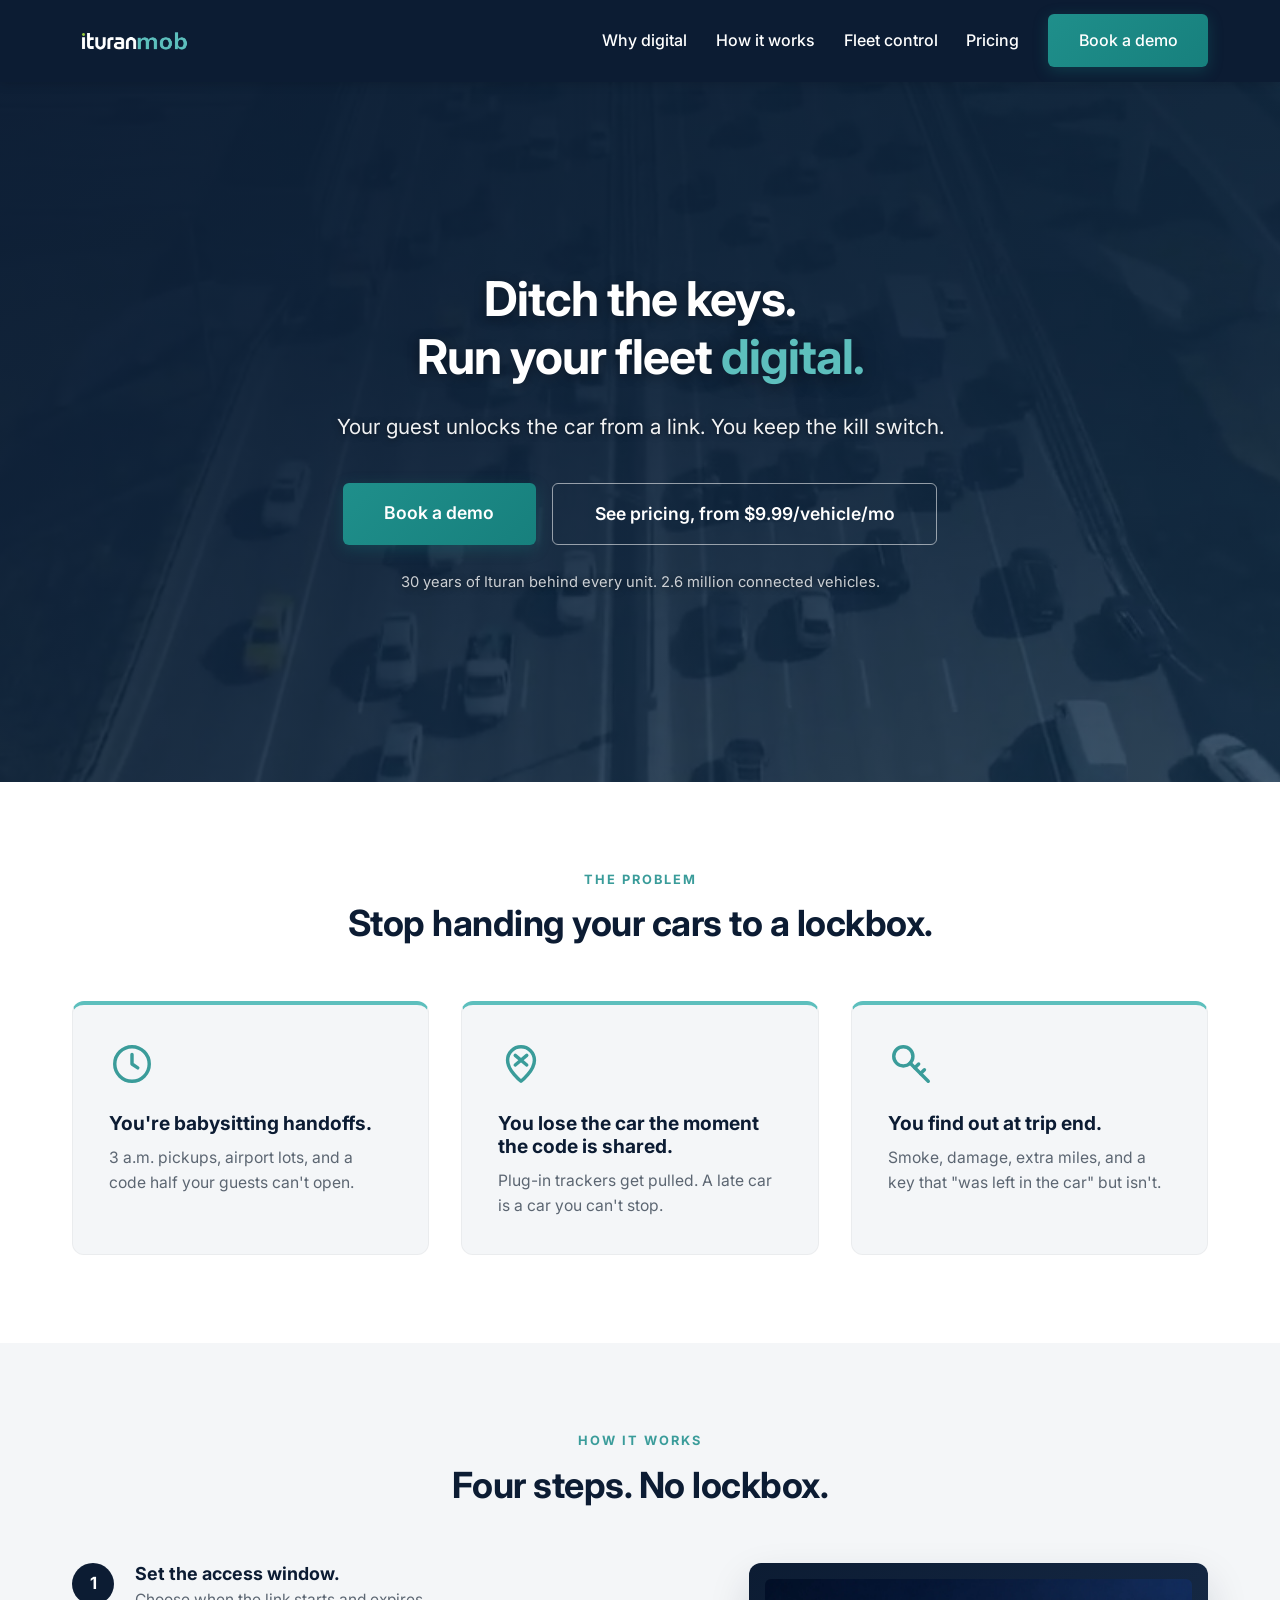
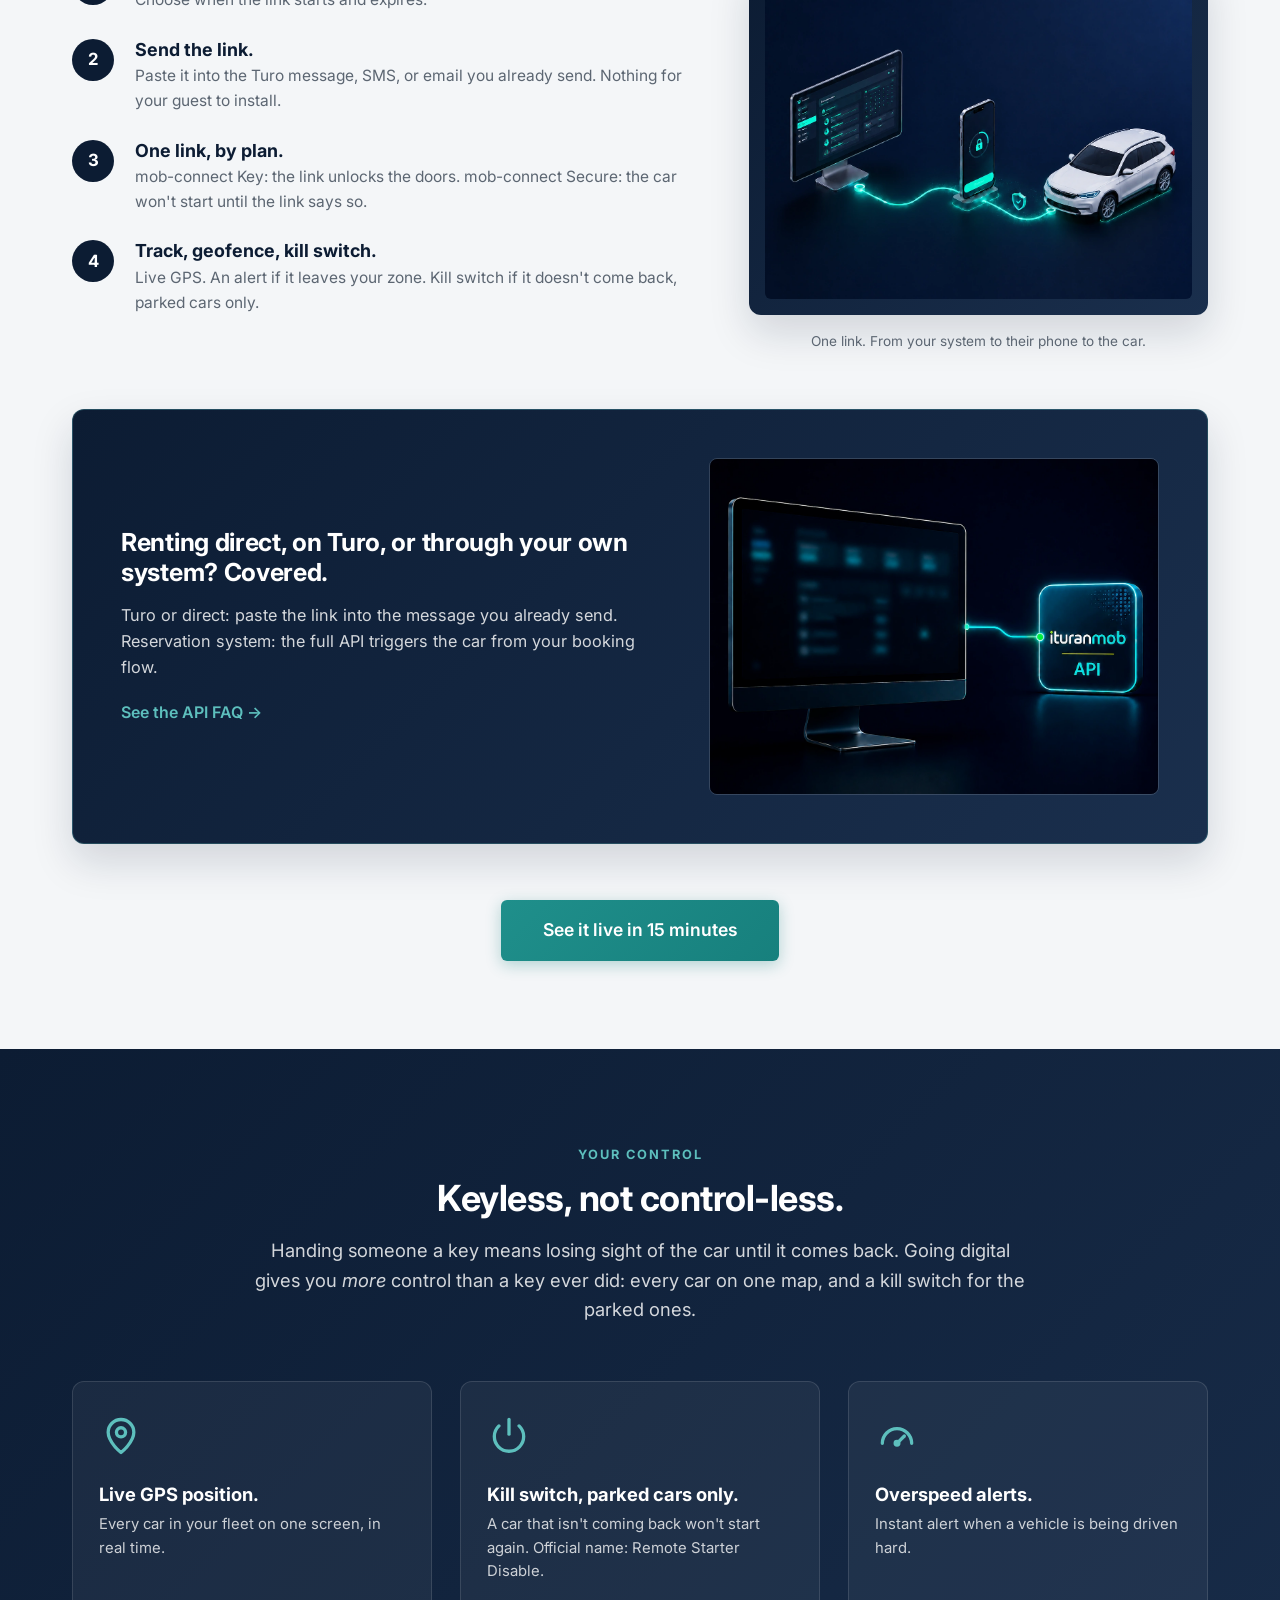
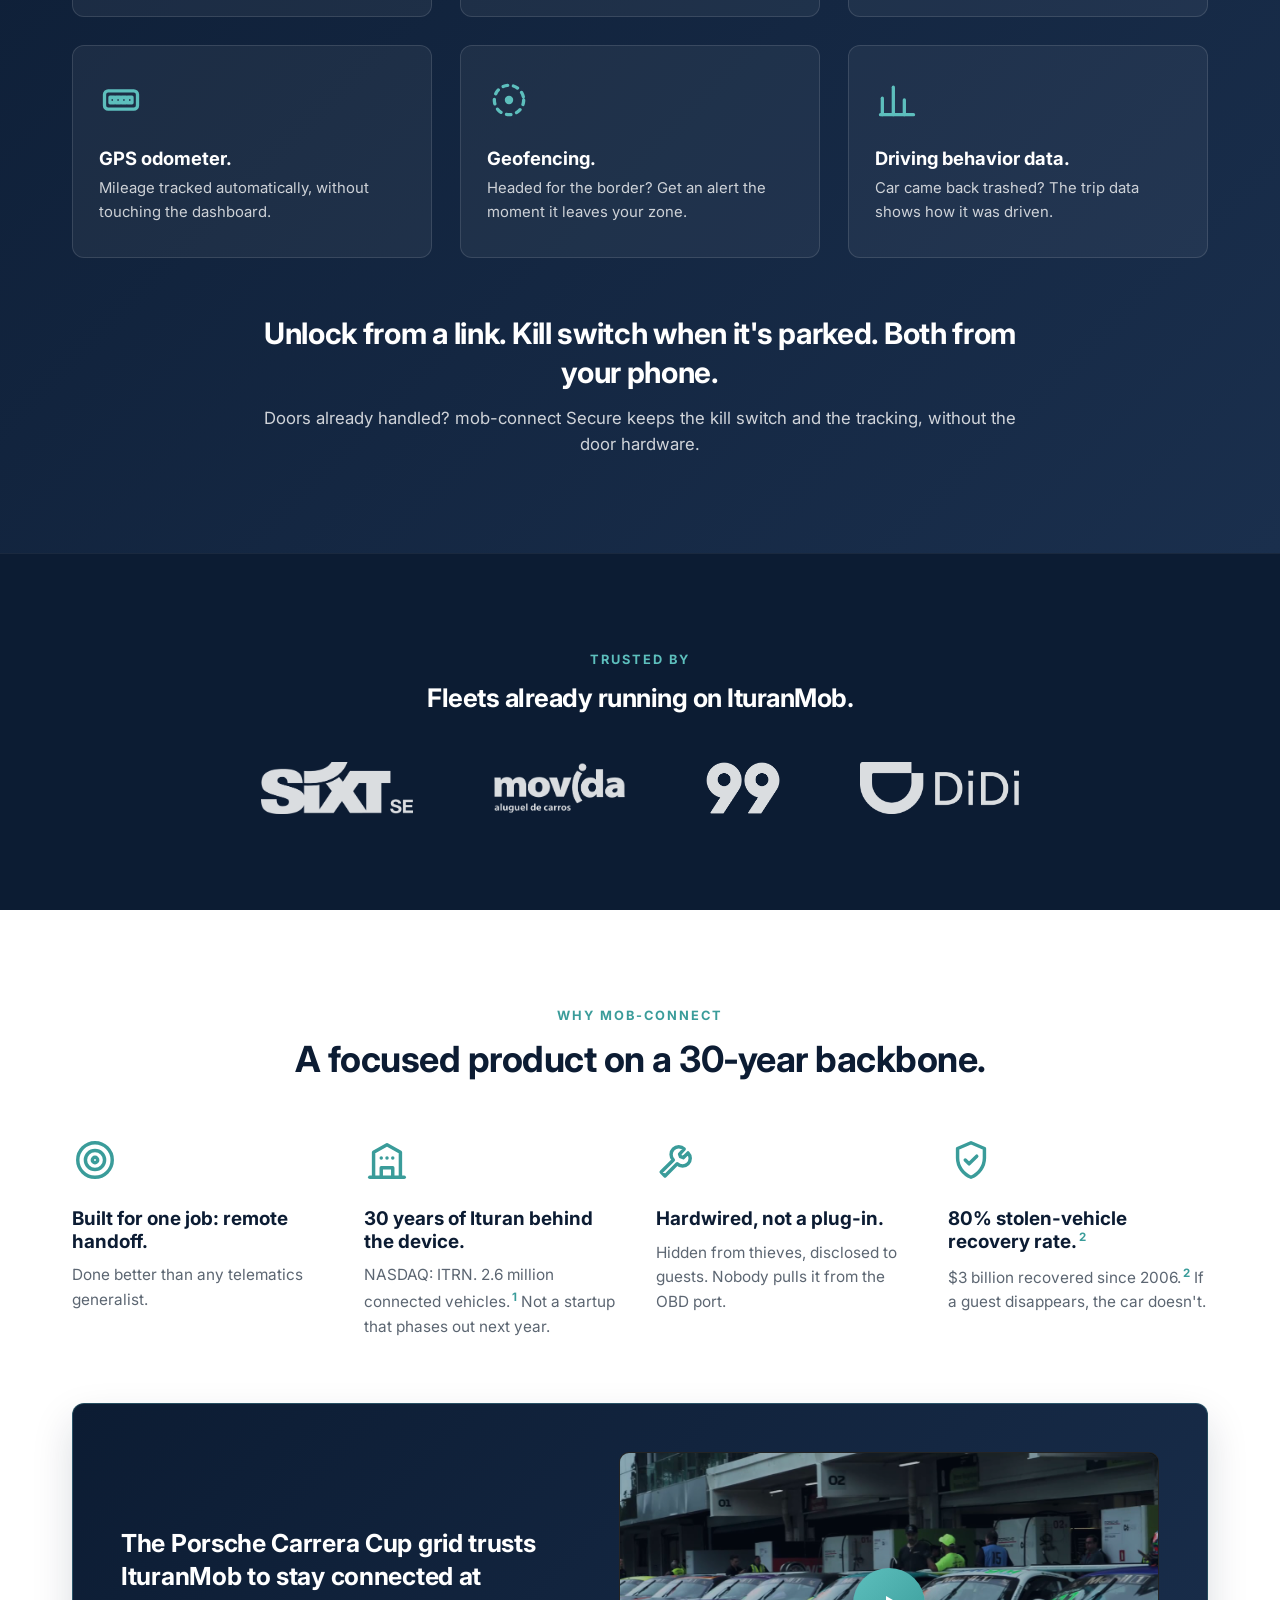
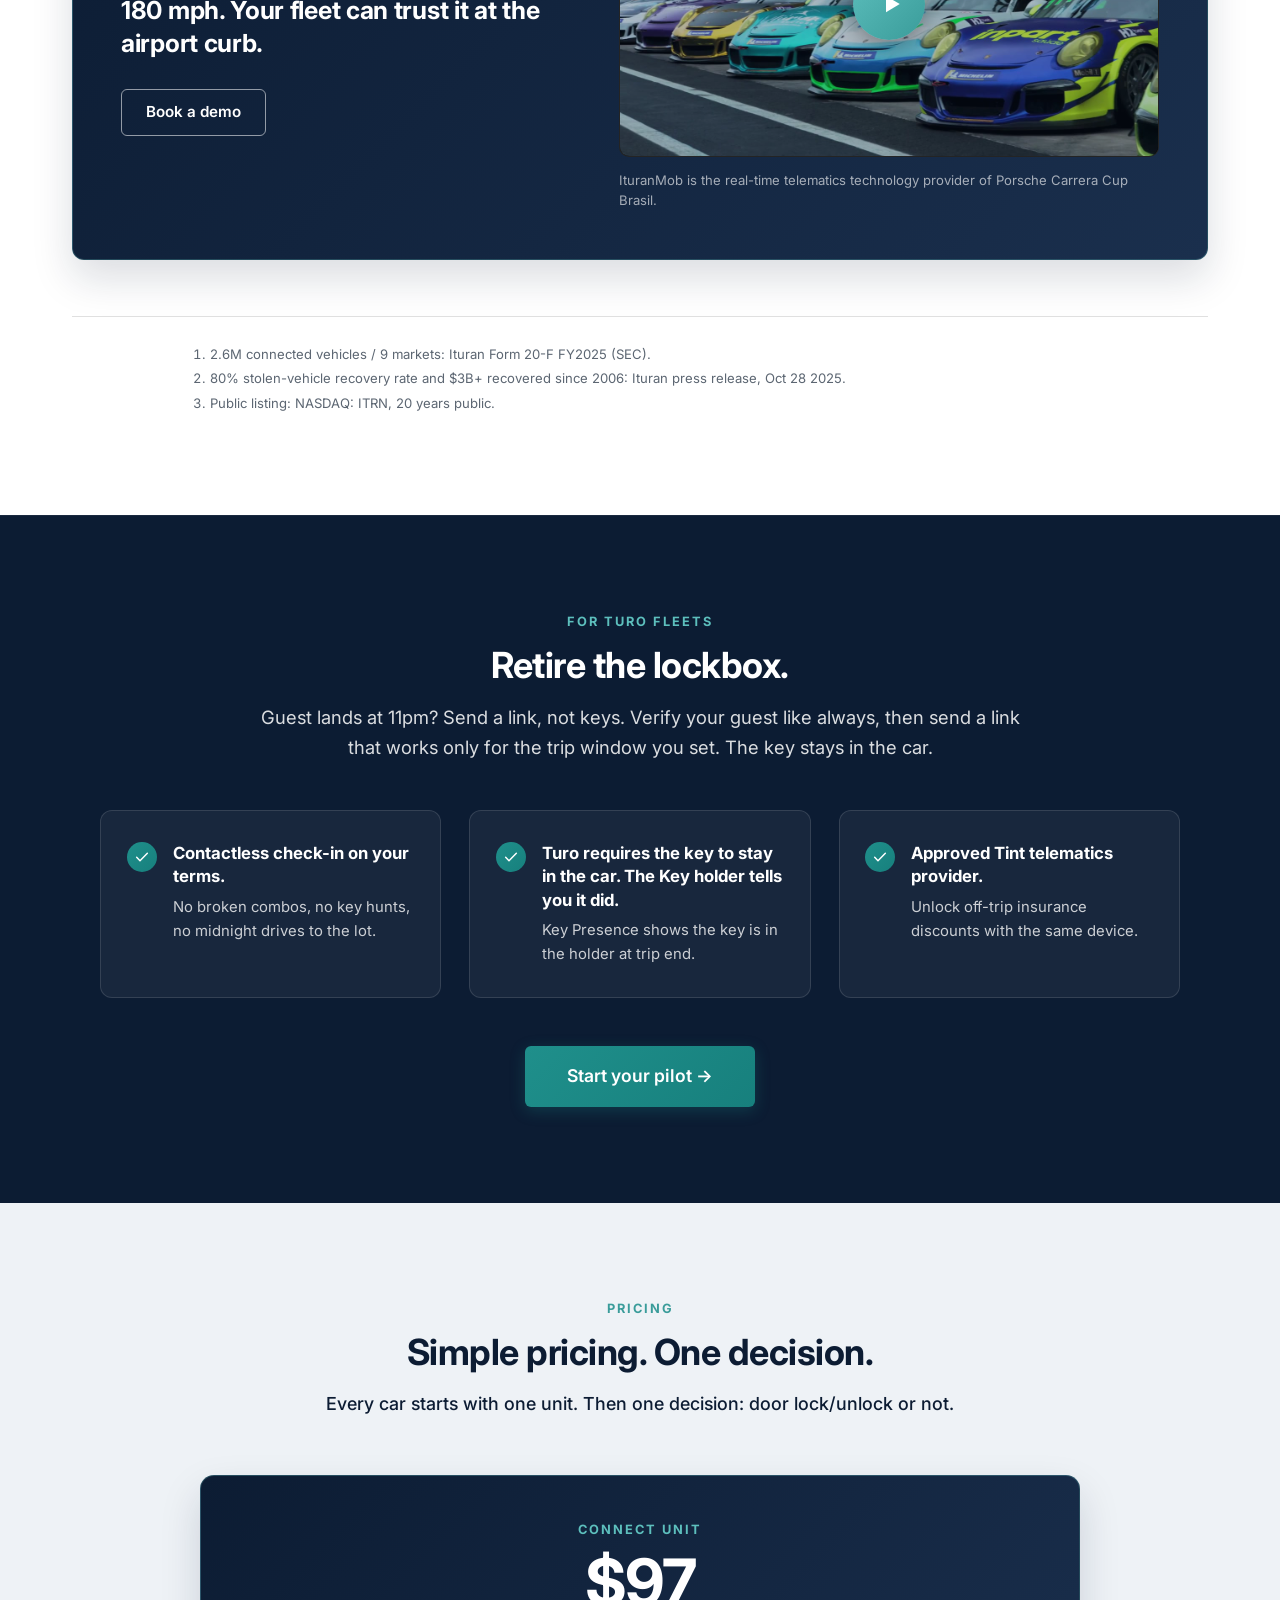
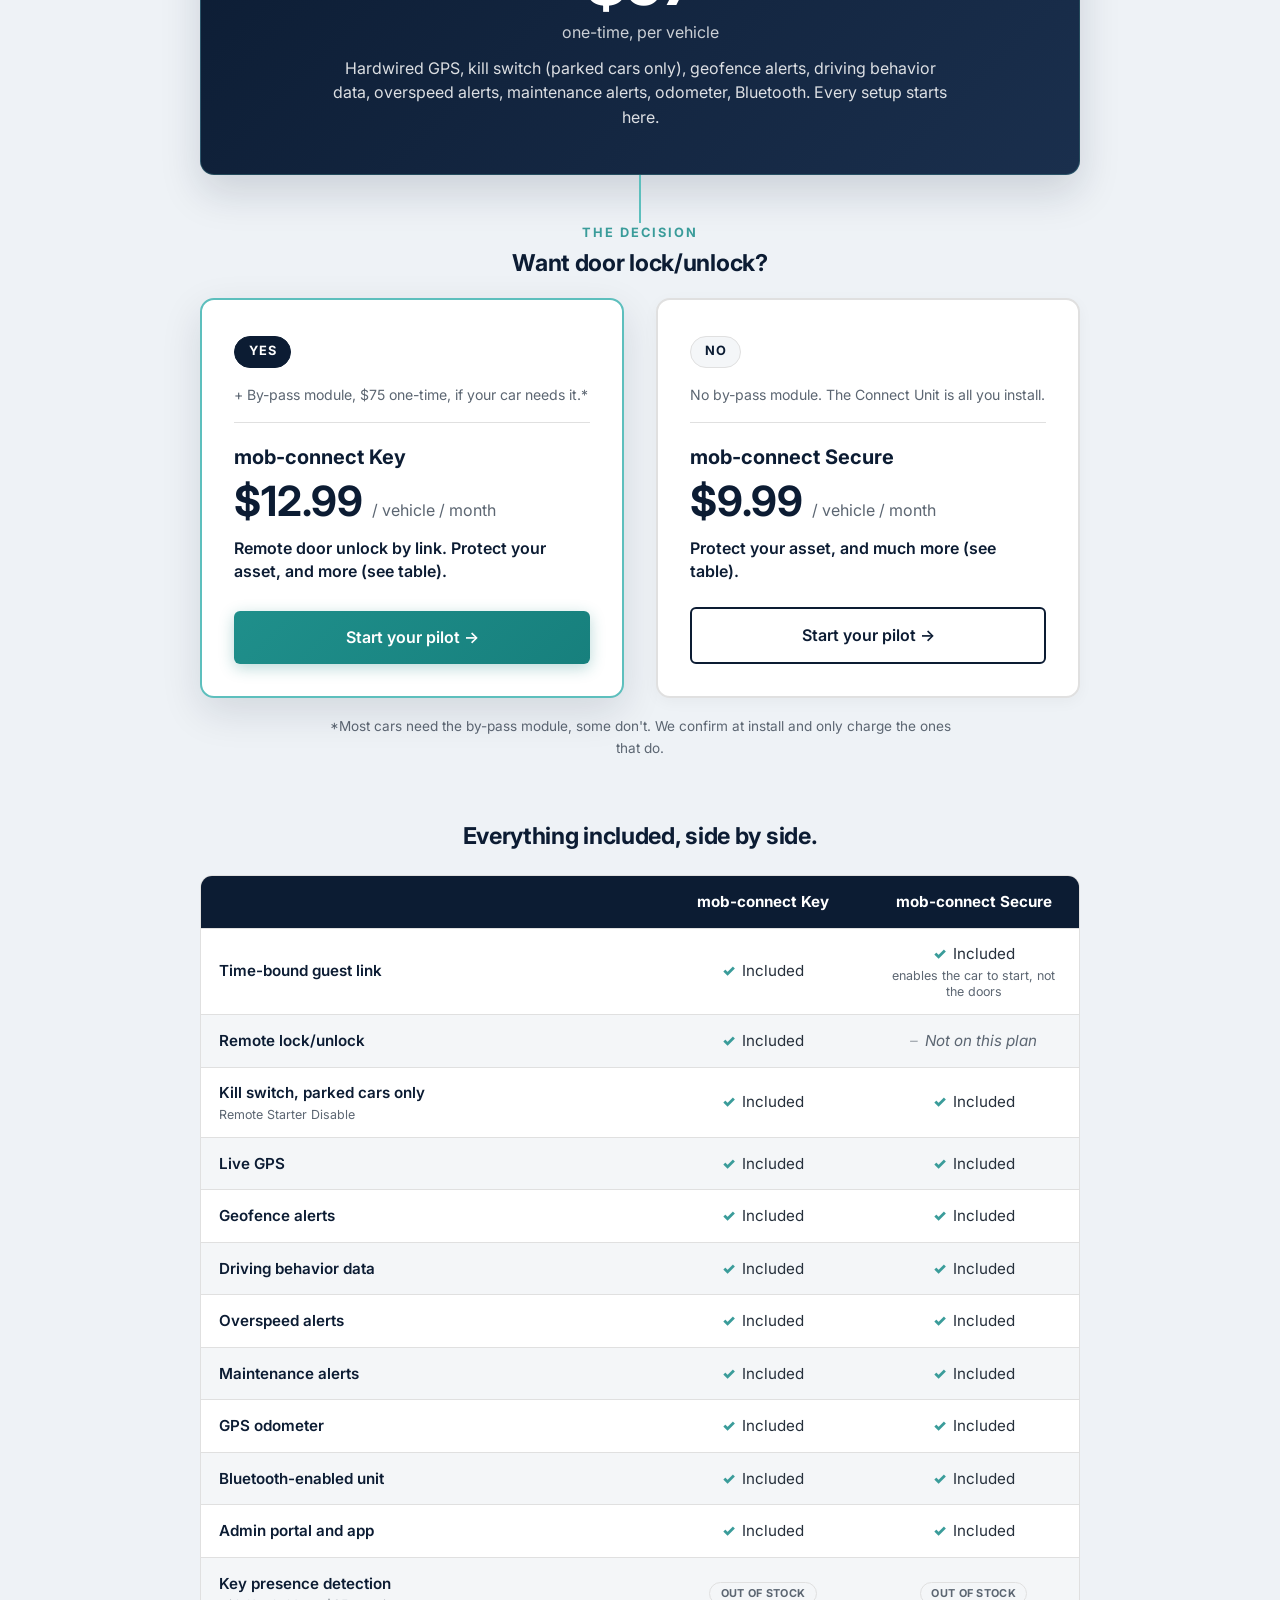
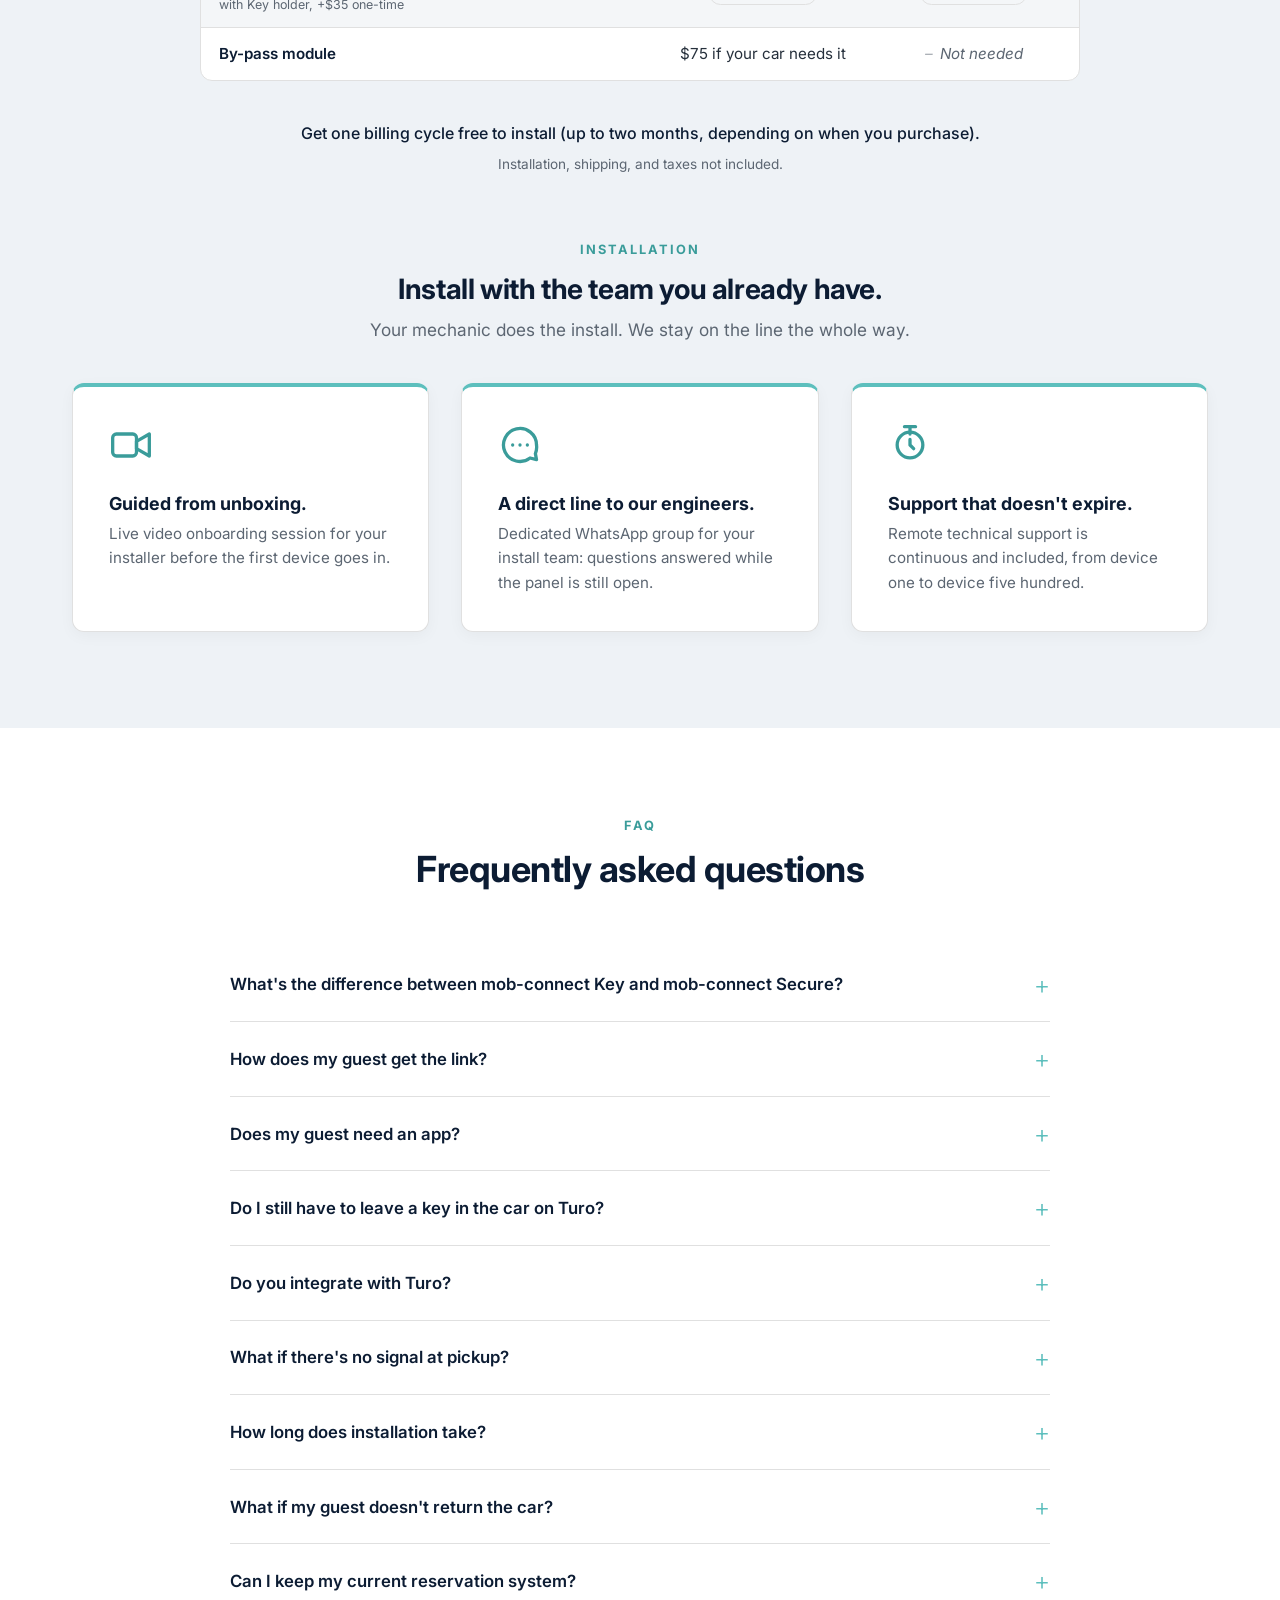
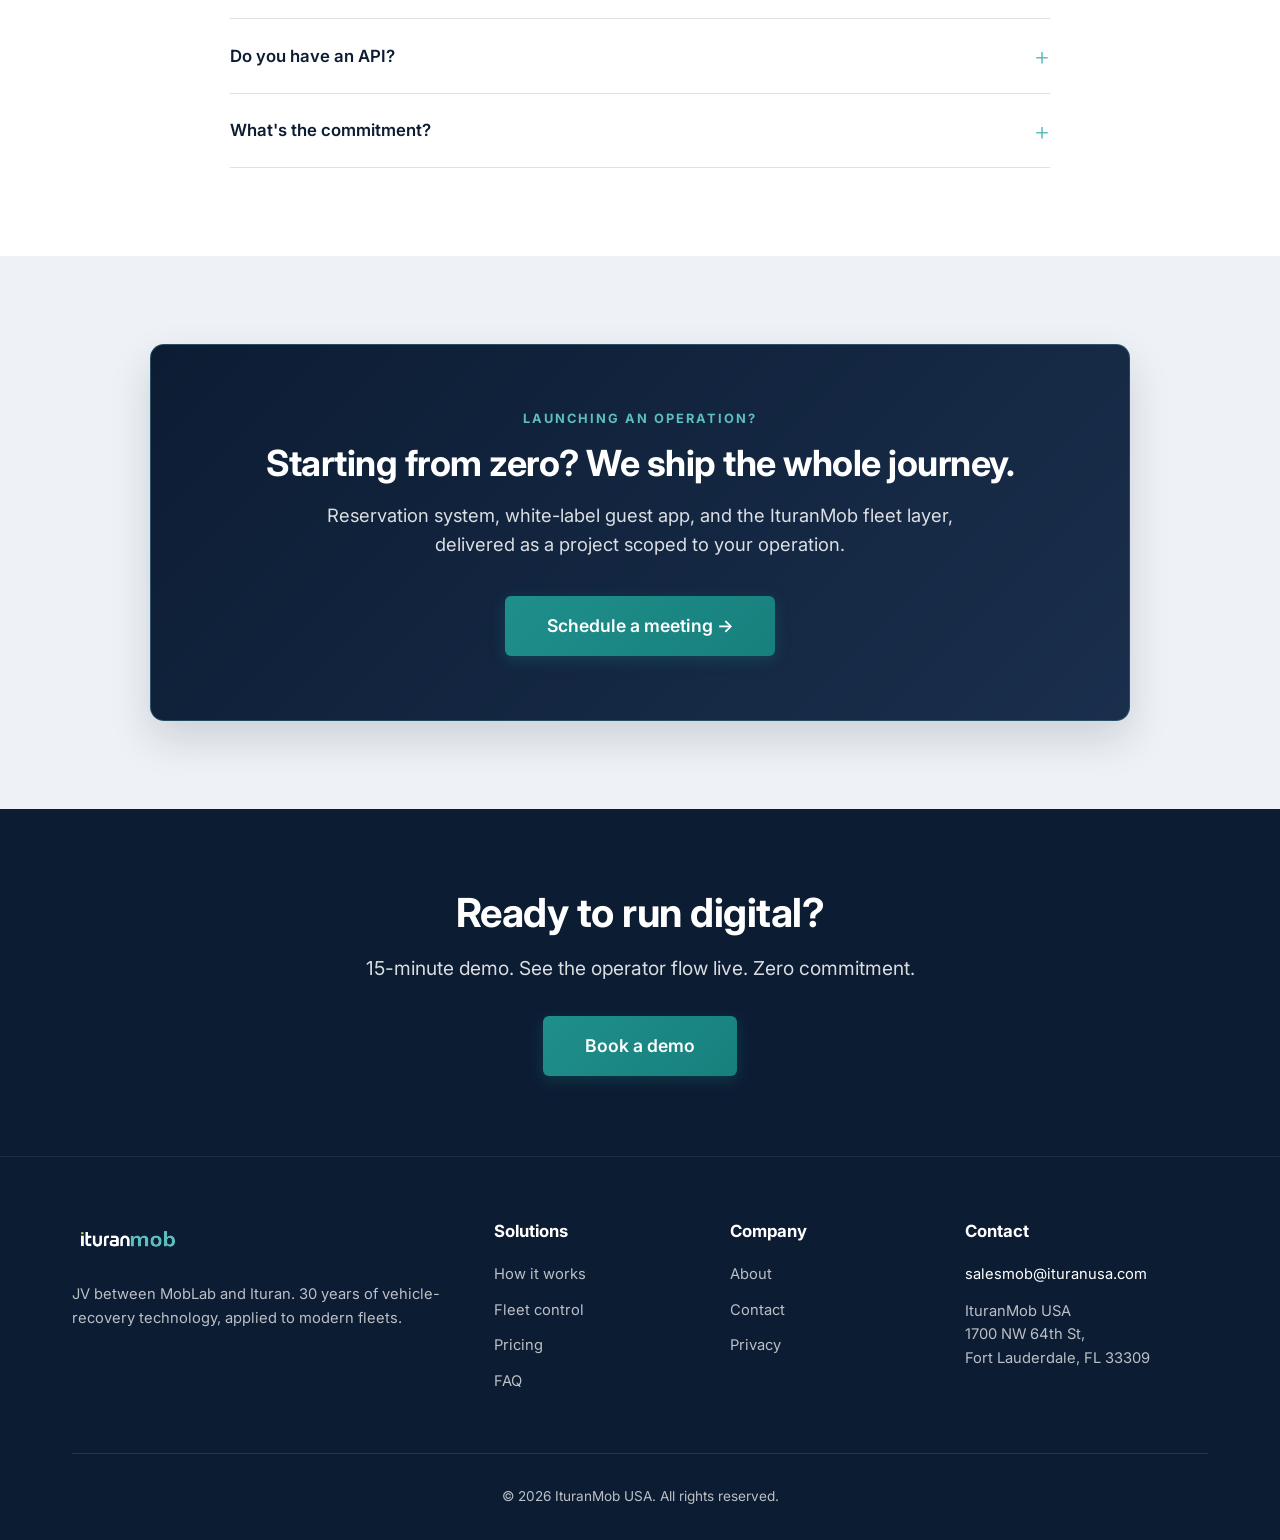
<file: index.html>
<!DOCTYPE html>
<html lang="en">
<head>
    <meta charset="UTF-8">
    <meta name="viewport" content="width=device-width, initial-scale=1.0">
    <title>mob-connect | Ditch the keys. Run your fleet digital.</title>
    <meta name="description" content="Your guest unlocks the car from a link. You keep the kill switch.">

    <!-- Social / OG. URLs must stay in sync with SITE_URL in config.js (crawlers don't run JS, so they are hardcoded here). -->
    <meta property="og:title" content="mob-connect | Ditch the keys. Run your fleet digital.">
    <meta property="og:description" content="Your guest unlocks the car from a link. You keep the kill switch.">
    <meta property="og:type" content="website">
    <meta property="og:url" content="https://connect.ituranmobusa.com/">
    <meta property="og:image" content="https://connect.ituranmobusa.com/assets/og-card.png">
    <meta name="twitter:card" content="summary_large_image">

    <!-- Google tag (gtag.js) — Google Ads (ID documented in config.js GOOGLE_ADS_ID).
         Consent Mode v2 (brief §7): region CA denied by default, granted elsewhere;
         consent defaults MUST precede config. Shares window.dataLayer with
         script.js track(). Conversion fires on thank-you.html, gated + deduped. -->
    <script async src="https://www.googletagmanager.com/gtag/js?id=AW-18140187963"></script>
    <script>
      window.dataLayer = window.dataLayer || [];
      function gtag(){dataLayer.push(arguments);}
      gtag('js', new Date());
      gtag('consent', 'default', { ad_storage: 'denied', ad_user_data: 'denied', ad_personalization: 'denied', analytics_storage: 'denied', region: ['CA'] });
      gtag('consent', 'default', { ad_storage: 'granted', ad_user_data: 'granted', ad_personalization: 'granted', analytics_storage: 'granted' });
      gtag('config', 'AW-18140187963');
    </script>

    <!-- Consent + Meta Pixel loader (brief §7 consent compliance): Meta pixel
         (config.js META_PIXEL_ID) loads immediately for non-Canadian visitors,
         deferred behind the consent banner for Canadian visitors. -->
    <script src="consent.js?v=ae866a0"></script>
    <!-- noscript fallback cannot be consent-gated (no JS runs to check the
         choice); accepted as negligible (noscript users only). -->
    <noscript><img height="1" width="1" style="display:none"
    src="https://www.facebook.com/tr?id=1625831645324162&ev=PageView&noscript=1"
    /></noscript>

    <link rel="icon" type="image/svg+xml" href="assets/favicon.svg">
    <!-- Bump ?v= on every deploy (use git short hash) -->
    <link rel="stylesheet" href="styles.css?v=ae866a0">
    <link rel="preconnect" href="https://fonts.googleapis.com">
    <link rel="preconnect" href="https://fonts.gstatic.com" crossorigin>
    <link href="https://fonts.googleapis.com/css2?family=Inter:wght@400;500;600;700&display=swap" rel="stylesheet">
</head>
<body>

    <!-- ========== NAV ========== -->
    <nav class="navbar">
        <div class="container nav-container">
            <a href="index.html" class="logo" aria-label="mob-connect home">
                <img src="assets/logo.png" alt="IturanMob" class="logo-img">
            </a>
            <button class="mobile-toggle" aria-label="Toggle menu" aria-expanded="false" aria-controls="navMenu">&#9776;</button>
            <ul class="nav-menu" id="navMenu">
                <li><a href="#problem">Why digital</a></li>
                <li><a href="#how">How it works</a></li>
                <li><a href="#control">Fleet control</a></li>
                <li><a href="#pricing" data-track-type="pricing" data-track-name="see_pricing" data-track-location="nav">Pricing</a></li>
                <li><a href="#" class="btn btn-primary" data-demo-cta data-track-type="demo" data-track-name="book_a_demo" data-track-location="nav">Book a demo</a></li>
            </ul>
        </div>
    </nav>

    <!-- ========== 5.1 HERO ========== -->
    <section class="hero">
        <video class="hero-bg-video" autoplay muted loop playsinline poster="assets/hero-poster.jpg" aria-hidden="true">
            <source src="assets/hero-video.mp4" type="video/mp4">
        </video>
        <div class="hero-overlay"></div>
        <div class="container">
            <div class="hero-content">
                <h1>Ditch the keys.<br>Run your fleet <span class="text-teal">digital.</span></h1>
                <p>Your guest unlocks the car from a link. You keep the kill switch.</p>
                <div class="hero-btns">
                    <a href="#" class="btn btn-primary btn-lg" data-demo-cta data-track-type="demo" data-track-name="book_a_demo" data-track-location="hero">Book a demo</a>
                    <a href="#pricing" class="btn btn-ghost-light btn-lg" data-track-type="pricing" data-track-name="see_pricing" data-track-location="hero">See pricing, from $9.99/vehicle/mo</a>
                </div>
                <!-- Trust line (brief §5.1 v6): one quiet SEC-sourced line, no feature chips -->
                <p class="hero-trust">30 years of Ituran behind every unit. 2.6 million connected vehicles.</p>
            </div>
        </div>
    </section>

    <!-- ========== 5.2 THE PROBLEM ========== -->
    <section id="problem" class="problem-section">
        <div class="container">
            <div class="section-header">
                <p class="eyebrow">The problem</p>
                <h2>Stop handing your cars to a lockbox.</h2>
            </div>
            <div class="problem-grid">
                <div class="problem-card">
                    <svg class="problem-icon" viewBox="0 0 24 24" fill="none" stroke="currentColor" stroke-width="1.8" stroke-linecap="round" stroke-linejoin="round" aria-hidden="true">
                        <circle cx="12" cy="12" r="9"/><path d="M12 7v5l3 2"/>
                    </svg>
                    <h3>You're babysitting handoffs.</h3>
                    <p>3 a.m. pickups, airport lots, and a code half your guests can't open.</p>
                </div>
                <div class="problem-card">
                    <svg class="problem-icon" viewBox="0 0 24 24" fill="none" stroke="currentColor" stroke-width="1.8" stroke-linecap="round" stroke-linejoin="round" aria-hidden="true">
                        <path d="M12 21s7-5.5 7-11a7 7 0 0 0-14 0c0 5.5 7 11 7 11z"/><path d="M9 7.5l6 5"/><path d="M15 7.5l-6 5"/>
                    </svg>
                    <h3>You lose the car the moment the code is shared.</h3>
                    <p>Plug-in trackers get pulled. A late car is a car you can't stop.</p>
                </div>
                <div class="problem-card">
                    <svg class="problem-icon" viewBox="0 0 24 24" fill="none" stroke="currentColor" stroke-width="1.8" stroke-linecap="round" stroke-linejoin="round" aria-hidden="true">
                        <circle cx="8" cy="8" r="5"/><path d="M11.5 11.5 21 21"/><path d="M17 17l2-2"/><path d="M14 14l2-2"/>
                    </svg>
                    <h3>You find out at trip end.</h3>
                    <p>Smoke, damage, extra miles, and a key that "was left in the car" but isn't.</p>
                </div>
            </div>
        </div>
    </section>

    <!-- ========== 5.3 HOW IT WORKS ========== -->
    <section id="how" class="how-section">
        <div class="container">
            <div class="section-header">
                <p class="eyebrow">How it works</p>
                <h2>Four steps. No lockbox.</h2>
            </div>
            <div class="how-layout">
                <div class="how-steps">
                    <div class="step-list">
                        <div class="step-item">
                            <div class="step-number">1</div>
                            <div><h4>Set the access window.</h4><p>Choose when the link starts and expires.</p></div>
                        </div>
                        <div class="step-item">
                            <div class="step-number">2</div>
                            <div><h4>Send the link.</h4><p>Paste it into the Turo message, SMS, or email you already send. Nothing for your guest to install.</p></div>
                        </div>
                        <div class="step-item">
                            <div class="step-number">3</div>
                            <div><h4>One link, by plan.</h4><p>mob-connect Key: the link unlocks the doors. mob-connect Secure: the car won't start until the link says so.</p></div>
                        </div>
                        <div class="step-item">
                            <div class="step-number">4</div>
                            <div><h4>Track, geofence, kill switch.</h4><p>Live GPS. An alert if it leaves your zone. Kill switch if it doesn't come back, parked cars only.</p></div>
                        </div>
                    </div>
                </div>
                <div class="how-visual">
                    <div class="architecture-wrapper">
                        <!-- Produced asset (2026-07-24, trademark issue resolved). WebP (~95KB) with PNG fallback. -->
                        <picture>
                            <source srcset="assets/how-it-works-visual.webp" type="image/webp">
                            <img src="assets/how-it-works-visual.png" alt="An operator's dashboard sends a link to a guest's phone, which unlocks the car. A glowing line connects all three." class="architecture-img">
                        </picture>
                    </div>
                    <p class="arch-caption">One link. From your system to their phone to the car.</p>
                </div>
            </div>

            <!-- Channel block (brief §5.3 v3): direct, Turo, or reservation system. "Paste the link into the message" is NOT an integration claim (FAQ 5). -->
            <div class="api-band">
                <div class="api-band-copy">
                    <h3>Renting direct, on Turo, or through your own system? Covered.</h3>
                    <p>Turo or direct: paste the link into the message you already send. Reservation system: the full API triggers the car from your booking flow.</p>
                    <a href="#faq-api" class="api-band-link" data-track-type="pricing" data-track-name="see_api_pricing" data-track-location="api_band">See the API FAQ &rarr;</a>
                </div>
                <div class="api-band-visual">
                    <!-- Produced asset (2026-07-23). WebP (~70KB) with PNG fallback. -->
                    <picture>
                        <source srcset="assets/api-visual.webp" type="image/webp">
                        <img src="assets/api-visual.png" alt="A reservation system on a desktop screen connected by a glowing line to the IturanMob API." class="api-band-img">
                    </picture>
                </div>
            </div>

            <!-- Mid-page CTA (brief §7 — after §5.3 conviction moment) -->
            <div class="mid-cta">
                <a href="#" class="btn btn-primary btn-lg" data-demo-cta data-track-type="demo" data-track-name="see_it_live" data-track-location="mid_page">See it live in 15 minutes</a>
            </div>
        </div>
    </section>

    <!-- ========== 5.4 TOTAL CONTROL ========== -->
    <section id="control" class="control-section">
        <div class="container">
            <div class="control-intro">
                <p class="eyebrow">Your control</p>
                <h2>Keyless, not control-less.</h2>
                <p>Handing someone a key means losing sight of the car until it comes back. Going digital gives you <em>more</em> control than a key ever did: every car on one map, and a kill switch for the parked ones.</p>
            </div>
            <div class="control-grid">
                <div class="control-card">
                    <svg class="control-icon" viewBox="0 0 24 24" fill="none" stroke="currentColor" stroke-width="1.8" stroke-linecap="round" stroke-linejoin="round" aria-hidden="true">
                        <path d="M12 21s7-5.5 7-11a7 7 0 0 0-14 0c0 5.5 7 11 7 11z"/><circle cx="12" cy="10" r="2.5"/>
                    </svg>
                    <h3>Live GPS position.</h3>
                    <p>Every car in your fleet on one screen, in real time.</p>
                </div>
                <div class="control-card">
                    <svg class="control-icon" viewBox="0 0 24 24" fill="none" stroke="currentColor" stroke-width="1.8" stroke-linecap="round" stroke-linejoin="round" aria-hidden="true">
                        <path d="M12 3v8"/><path d="M6.5 6.5a8 8 0 1 0 11 0"/>
                    </svg>
                    <h3>Kill switch, parked cars only.</h3>
                    <p>A car that isn't coming back won't start again. Official name: Remote Starter Disable.</p>
                </div>
                <div class="control-card">
                    <svg class="control-icon" viewBox="0 0 24 24" fill="none" stroke="currentColor" stroke-width="1.8" stroke-linecap="round" stroke-linejoin="round" aria-hidden="true">
                        <path d="M4 16a8 8 0 0 1 16 0"/><path d="M12 16l4-4"/><circle cx="12" cy="16" r="1"/>
                    </svg>
                    <h3>Overspeed alerts.</h3>
                    <p>Instant alert when a vehicle is being driven hard.</p>
                </div>
                <div class="control-card">
                    <svg class="control-icon" viewBox="0 0 24 24" fill="none" stroke="currentColor" stroke-width="1.8" stroke-linecap="round" stroke-linejoin="round" aria-hidden="true">
                        <rect x="3" y="7" width="18" height="10" rx="2"/><rect x="6" y="10.5" width="2.4" height="3"/><rect x="9.2" y="10.5" width="2.4" height="3"/><rect x="12.4" y="10.5" width="2.4" height="3"/><rect x="15.6" y="10.5" width="2.4" height="3"/>
                    </svg>
                    <h3>GPS odometer.</h3>
                    <p>Mileage tracked automatically, without touching the dashboard.</p>
                </div>
                <div class="control-card">
                    <svg class="control-icon" viewBox="0 0 24 24" fill="none" stroke="currentColor" stroke-width="1.8" stroke-linecap="round" stroke-linejoin="round" aria-hidden="true">
                        <circle cx="12" cy="12" r="8" stroke-dasharray="2.5 3.2"/><circle cx="12" cy="12" r="2.3" fill="currentColor" stroke="none"/>
                    </svg>
                    <h3>Geofencing.</h3>
                    <p>Headed for the border? Get an alert the moment it leaves your zone.</p>
                </div>
                <div class="control-card">
                    <svg class="control-icon" viewBox="0 0 24 24" fill="none" stroke="currentColor" stroke-width="1.8" stroke-linecap="round" stroke-linejoin="round" aria-hidden="true">
                        <path d="M4 20V11"/><path d="M10 20V5"/><path d="M16 20v-8"/><path d="M3 20h18"/>
                    </svg>
                    <h3>Driving behavior data.</h3>
                    <p>Car came back trashed? The trip data shows how it was driven.</p>
                </div>
            </div>
            <div class="control-callout">
                <p class="callout-lead">Unlock from a link. Kill switch when it's parked. Both from your phone.</p>
                <p class="callout-sub">Doors already handled? mob-connect Secure keeps the kill switch and the tracking, without the door hardware.</p>
            </div>
        </div>
    </section>

    <!-- ========== 5.5 TRUSTED BY (self-contained, removable block) ========== -->
    <section id="trusted" class="trusted-section">
        <div class="container">
            <p class="eyebrow">Trusted by</p>
            <h2 class="trusted-heading">Fleets already running on IturanMob.</h2>
            <!-- Logos rendered from MOBCONNECT_CONFIG.CUSTOMER_LOGOS (data-driven) -->
            <div class="trusted-logos" id="trustedLogos"></div>
            <!-- Testimonial slot: hidden until a real quote is added to config -->
            <div class="testimonial-slot" id="testimonialSlot" hidden>
                <blockquote id="testimonialQuote"></blockquote>
                <cite id="testimonialCite"></cite>
            </div>
        </div>
    </section>

    <!-- ========== 5.6 WHY MOB-CONNECT ========== -->
    <section id="why" class="why-section">
        <div class="container">
            <div class="section-header">
                <p class="eyebrow">Why mob-connect</p>
                <h2>A focused product on a 30-year backbone.</h2>
            </div>
            <div class="why-grid">
                <div class="why-card">
                    <svg class="why-icon" viewBox="0 0 24 24" fill="none" stroke="currentColor" stroke-width="1.8" stroke-linecap="round" stroke-linejoin="round" aria-hidden="true">
                        <circle cx="12" cy="12" r="9"/><circle cx="12" cy="12" r="5"/><circle cx="12" cy="12" r="1.4"/>
                    </svg>
                    <h3>Built for one job: remote handoff.</h3>
                    <p>Done better than any telematics generalist.</p>
                </div>
                <div class="why-card">
                    <svg class="why-icon" viewBox="0 0 24 24" fill="none" stroke="currentColor" stroke-width="1.8" stroke-linecap="round" stroke-linejoin="round" aria-hidden="true">
                        <path d="M3 21h18"/><path d="M5 21V8l7-4 7 4v13"/><path d="M9 21v-5h6v5"/><path d="M9 11h.01M12 11h.01M15 11h.01"/>
                    </svg>
                    <h3>30 years of Ituran behind the device.</h3>
                    <p>NASDAQ: ITRN. 2.6 million connected vehicles.<a href="#why-sources" class="cite-ref" title="Ituran Form 20-F FY2025 (SEC)">1</a> Not a startup that phases out next year.</p>
                </div>
                <div class="why-card">
                    <svg class="why-icon" viewBox="0 0 24 24" fill="none" stroke="currentColor" stroke-width="1.8" stroke-linecap="round" stroke-linejoin="round" aria-hidden="true">
                        <path d="M14.7 6.3a4 4 0 0 0-5.66 5.66l-6.34 6.34 2 2 6.34-6.34a4 4 0 0 0 5.66-5.66l-2.5 2.5-1.4-.5-.5-1.4z"/>
                    </svg>
                    <h3>Hardwired, not a plug-in.</h3>
                    <p>Hidden from thieves, disclosed to guests. Nobody pulls it from the OBD port.</p>
                </div>
                <div class="why-card">
                    <svg class="why-icon" viewBox="0 0 24 24" fill="none" stroke="currentColor" stroke-width="1.8" stroke-linecap="round" stroke-linejoin="round" aria-hidden="true">
                        <path d="M12 3l7 3v5c0 4.5-3 8.5-7 10-4-1.5-7-5.5-7-10V6z"/><path d="M9 12l2 2 4-4"/>
                    </svg>
                    <h3>80% stolen-vehicle recovery rate.<a href="#why-sources" class="cite-ref" title="Ituran PR, Oct 28 2025">2</a></h3>
                    <p>$3 billion recovered since 2006.<a href="#why-sources" class="cite-ref" title="Ituran PR, Oct 28 2025">2</a> If a guest disappears, the car doesn't.</p>
                </div>
            </div>

            <!-- Trust video band — Porsche Carrera Cup (brief §5.6). Trust-by-association only: no telemetry/feature copy. -->
            <div class="porsche-band">
                <div class="porsche-band-copy">
                    <h3>The Porsche Carrera Cup grid trusts IturanMob to stay connected at 180&nbsp;mph. Your fleet can trust it at the airport curb.</h3>
                    <!-- Mid-page CTA (brief §7 — small, band-styled) -->
                    <a href="#" class="btn btn-ghost-light porsche-cta" data-demo-cta data-track-type="demo" data-track-name="book_a_demo" data-track-location="porsche_band">Book a demo</a>
                </div>
                <div class="porsche-band-media">
                    <div class="porsche-video-wrap">
                        <video id="porscheVideo" preload="none" poster="assets/porsche-cup-poster.jpg" playsinline>
                            <source src="assets/porsche-cup-film.mp4" type="video/mp4">
                        </video>
                        <button type="button" class="porsche-play" id="porschePlay" aria-label="Play the IturanMob Porsche Carrera Cup film">
                            <span class="porsche-play-circle">
                                <svg viewBox="0 0 24 24" fill="currentColor" aria-hidden="true"><path d="M8 5.5v13l11-6.5z"/></svg>
                            </span>
                        </button>
                    </div>
                    <p class="porsche-support">IturanMob is the real-time telematics technology provider of Porsche Carrera Cup Brasil.</p>
                </div>
            </div>

            <div class="why-sources" id="why-sources">
                <ol>
                    <li>2.6M connected vehicles / 9 markets: Ituran Form 20-F FY2025 (SEC).</li>
                    <li>80% stolen-vehicle recovery rate and $3B+ recovered since 2006: Ituran press release, Oct 28 2025.</li>
                    <li>Public listing: NASDAQ: ITRN, 20 years public.</li>
                </ol>
            </div>
        </div>
    </section>

    <!-- ========== 5.6b TURO FLEETS ========== -->
    <!-- ToS guardrails (brief §5.6b): never "no key needed", never "integrates with Turo",
         never "kill switch anytime" (parked qualifier required, §4). The key stays in the car. -->
    <section id="turo" class="turo-section">
        <div class="container">
            <div class="section-header turo-header">
                <p class="eyebrow">For Turo fleets</p>
                <h2>Retire the lockbox.</h2>
                <p class="turo-sub">Guest lands at 11pm? Send a link, not keys. Verify your guest like always, then send a link that works only for the trip window you set. The key stays in the car.</p>
            </div>
            <div class="turo-grid">
                <div class="turo-card">
                    <span class="turo-check" aria-hidden="true">
                        <svg viewBox="0 0 24 24" fill="none" stroke="currentColor" stroke-width="2.2" stroke-linecap="round" stroke-linejoin="round"><path d="M4 12.5l5 5L20 6.5"/></svg>
                    </span>
                    <div>
                        <h3>Contactless check-in on your terms.</h3>
                        <p>No broken combos, no key hunts, no midnight drives to the lot.</p>
                    </div>
                </div>
                <div class="turo-card">
                    <span class="turo-check" aria-hidden="true">
                        <svg viewBox="0 0 24 24" fill="none" stroke="currentColor" stroke-width="2.2" stroke-linecap="round" stroke-linejoin="round"><path d="M4 12.5l5 5L20 6.5"/></svg>
                    </span>
                    <div>
                        <h3>Turo requires the key to stay in the car. The Key holder tells you it did.</h3>
                        <p>Key Presence shows the key is in the holder at trip end.</p>
                    </div>
                </div>
                <div class="turo-card">
                    <span class="turo-check" aria-hidden="true">
                        <svg viewBox="0 0 24 24" fill="none" stroke="currentColor" stroke-width="2.2" stroke-linecap="round" stroke-linejoin="round"><path d="M4 12.5l5 5L20 6.5"/></svg>
                    </span>
                    <div>
                        <h3>Approved Tint telematics provider.</h3>
                        <p>Unlock off-trip insurance discounts with the same device.</p>
                    </div>
                </div>
            </div>
            <div class="turo-cta">
                <a href="#" class="btn btn-primary btn-lg" data-pilot-cta data-use-case="turo-fleet" data-track-type="demo" data-track-name="start_your_pilot" data-track-location="turo">Start your pilot &rarr;</a>
            </div>
        </div>
    </section>

    <!-- ========== 5.7 PRICING ========== -->
    <section id="pricing" class="pricing-section">
        <div class="container">
            <div class="section-header">
                <p class="eyebrow">Pricing</p>
                <h2>Simple pricing. One decision.</h2>
                <p class="pricing-anchor">Every car starts with one unit. Then one decision: door lock/unlock or not.</p>
            </div>

            <!-- Decision path (brief §5.7 v2 / §11): Block A -> the fork -> comparison table -->
            <div class="pricing-path">

                <!-- Block A: the start, visual anchor -->
                <div class="price-start">
                    <p class="price-start-label">Connect Unit</p>
                    <p class="price-start-price">$97 <span>one-time, per vehicle</span></p>
                    <p class="price-start-desc">Hardwired GPS, kill switch (parked cars only), geofence alerts, driving behavior data, overspeed alerts, maintenance alerts, odometer, Bluetooth. Every setup starts here.</p>
                </div>

                <!-- Decision 1: the fork. Key featured (left, first on mobile), Secure right. Hardware first, then plan + monthly. -->
                <div class="decision">
                    <p class="eyebrow">The decision</p>
                    <h3 class="decision-q">Want door lock/unlock?</h3>
                    <div class="fork">
                        <div class="fork-side featured">
                            <span class="fork-answer">Yes</span>
                            <p class="fork-hardware">+ By-pass module, $75 one-time, if your car needs it.*</p>
                            <div class="plan-name">mob-connect Key</div>
                            <div class="price">$12.99 <span>/ vehicle / month</span></div>
                            <p class="price-subhead">Remote door unlock by link. Protect your asset, and more (see table).</p>
                            <a href="#" class="btn btn-primary price-btn" data-pilot-cta data-track-type="demo" data-track-name="start_your_pilot" data-track-location="pricing_card_key">Start your pilot &rarr;</a>
                        </div>
                        <div class="fork-side">
                            <span class="fork-answer">No</span>
                            <p class="fork-hardware">No by-pass module. The Connect Unit is all you install.</p>
                            <div class="plan-name">mob-connect Secure</div>
                            <div class="price">$9.99 <span>/ vehicle / month</span></div>
                            <p class="price-subhead">Protect your asset, and much more (see table).</p>
                            <a href="#" class="btn btn-secondary price-btn" data-pilot-cta data-track-type="demo" data-track-name="start_your_pilot" data-track-location="pricing_card_secure">Start your pilot &rarr;</a>
                        </div>
                    </div>
                    <p class="fork-note">*Most cars need the by-pass module, some don't. We confirm at install and only charge the ones that do.</p>
                </div>
            </div>

            <!-- Comparison table (brief §5.7): identical rows, gray out what's unavailable, never omit -->
            <div class="compare">
                <h3 class="compare-heading">Everything included, side by side.</h3>
                <table class="compare-table">
                    <thead>
                        <tr>
                            <th scope="col" class="compare-feature-col"><span class="visually-hidden">Feature</span></th>
                            <th scope="col">mob-connect Key</th>
                            <th scope="col">mob-connect Secure</th>
                        </tr>
                    </thead>
                    <tbody>
                        <tr>
                            <th scope="row">Time-bound guest link</th>
                            <td data-plan="Key"><span class="inc">Included</span></td>
                            <td data-plan="Secure"><span class="inc">Included</span> <span class="row-sub">enables the car to start, not the doors</span></td>
                        </tr>
                        <tr>
                            <th scope="row">Remote lock/unlock</th>
                            <td data-plan="Key"><span class="inc">Included</span></td>
                            <td data-plan="Secure" class="feature-unavailable">Not on this plan</td>
                        </tr>
                        <tr>
                            <th scope="row">Kill switch, parked cars only <span class="row-sub">Remote Starter Disable</span></th>
                            <td data-plan="Key"><span class="inc">Included</span></td>
                            <td data-plan="Secure"><span class="inc">Included</span></td>
                        </tr>
                        <tr>
                            <th scope="row">Live GPS</th>
                            <td data-plan="Key"><span class="inc">Included</span></td>
                            <td data-plan="Secure"><span class="inc">Included</span></td>
                        </tr>
                        <tr>
                            <th scope="row">Geofence alerts</th>
                            <td data-plan="Key"><span class="inc">Included</span></td>
                            <td data-plan="Secure"><span class="inc">Included</span></td>
                        </tr>
                        <tr>
                            <th scope="row">Driving behavior data</th>
                            <td data-plan="Key"><span class="inc">Included</span></td>
                            <td data-plan="Secure"><span class="inc">Included</span></td>
                        </tr>
                        <tr>
                            <th scope="row">Overspeed alerts</th>
                            <td data-plan="Key"><span class="inc">Included</span></td>
                            <td data-plan="Secure"><span class="inc">Included</span></td>
                        </tr>
                        <tr>
                            <th scope="row">Maintenance alerts</th>
                            <td data-plan="Key"><span class="inc">Included</span></td>
                            <td data-plan="Secure"><span class="inc">Included</span></td>
                        </tr>
                        <tr>
                            <th scope="row">GPS odometer</th>
                            <td data-plan="Key"><span class="inc">Included</span></td>
                            <td data-plan="Secure"><span class="inc">Included</span></td>
                        </tr>
                        <tr>
                            <th scope="row">Bluetooth-enabled unit</th>
                            <td data-plan="Key"><span class="inc">Included</span></td>
                            <td data-plan="Secure"><span class="inc">Included</span></td>
                        </tr>
                        <tr>
                            <th scope="row">Admin portal and app</th>
                            <td data-plan="Key"><span class="inc">Included</span></td>
                            <td data-plan="Secure"><span class="inc">Included</span></td>
                        </tr>
                        <tr>
                            <th scope="row">Key presence detection <span class="row-sub">with Key holder, +$35 one-time</span></th>
                            <td data-plan="Key"><span class="oos-tag">Out of stock</span></td>
                            <td data-plan="Secure"><span class="oos-tag">Out of stock</span></td>
                        </tr>
                        <tr>
                            <th scope="row">By-pass module</th>
                            <td data-plan="Key">$75 if your car needs it</td>
                            <td data-plan="Secure" class="feature-unavailable">Not needed</td>
                        </tr>
                    </tbody>
                </table>
            </div>

            <p class="pricing-friendly">Get one billing cycle free to install (up to two months, depending on when you purchase).</p>

            <p class="pricing-fine">Installation, shipping, and taxes not included.</p>

            <!-- ========== 5.7b INSTALLATION SUPPORT STRIP ========== -->
            <div class="install-strip">
                <div class="install-intro">
                    <p class="eyebrow">Installation</p>
                    <h3>Install with the team you already have.</h3>
                    <p class="install-sub">Your mechanic does the install. We stay on the line the whole way.</p>
                </div>
                <div class="install-grid">
                    <div class="install-card">
                        <svg class="install-icon" viewBox="0 0 24 24" fill="none" stroke="currentColor" stroke-width="1.8" stroke-linecap="round" stroke-linejoin="round" aria-hidden="true">
                            <rect x="2" y="6" width="13" height="12" rx="2"/><path d="M15 10l7-4v12l-7-4z"/>
                        </svg>
                        <h4>Guided from unboxing.</h4>
                        <p>Live video onboarding session for your installer before the first device goes in.</p>
                    </div>
                    <div class="install-card">
                        <svg class="install-icon" viewBox="0 0 24 24" fill="none" stroke="currentColor" stroke-width="1.8" stroke-linecap="round" stroke-linejoin="round" aria-hidden="true">
                            <path d="M21 12a9 9 0 1 0-3.5 7.1L21 20l-.6-3.3A8.96 8.96 0 0 0 21 12z"/><path d="M8 12h.01M12 12h.01M16 12h.01"/>
                        </svg>
                        <h4>A direct line to our engineers.</h4>
                        <p>Dedicated WhatsApp group for your install team: questions answered while the panel is still open.</p>
                    </div>
                    <div class="install-card">
                        <svg class="install-icon" viewBox="0 0 24 24" fill="none" stroke="currentColor" stroke-width="1.8" stroke-linecap="round" stroke-linejoin="round" aria-hidden="true">
                            <path d="M12 2v4"/><circle cx="12" cy="12" r="7"/><path d="M12 9v3l2 2"/><path d="M9 2h6"/>
                        </svg>
                        <h4>Support that doesn't expire.</h4>
                        <p>Remote technical support is continuous and included, from device one to device five hundred.</p>
                    </div>
                </div>
            </div>
        </div>
    </section>

    <!-- ========== 5.8 FAQ ========== -->
    <section id="faq" class="faq-section">
        <div class="container">
            <div class="section-header">
                <p class="eyebrow">FAQ</p>
                <h2>Frequently asked questions</h2>
            </div>
            <div class="faq-grid">
                <div class="faq-item">
                    <button class="faq-question" aria-expanded="false">What's the difference between mob-connect Key and mob-connect Secure? <span class="faq-icon" aria-hidden="true">+</span></button>
                    <div class="faq-answer"><div class="faq-answer-inner">Both plans send the same time-bound link. On mob-connect Key, the link unlocks and locks the doors. On mob-connect Secure, the car starts disabled, and the link enables it to start for the window you set. No door control. Secure fits fleets whose door access is already handled another way, like an OEM app.</div></div>
                </div>
                <div class="faq-item">
                    <button class="faq-question" aria-expanded="false">How does my guest get the link? <span class="faq-icon" aria-hidden="true">+</span></button>
                    <div class="faq-answer"><div class="faq-answer-inner">You send it: Turo message, SMS, email, whatever you already use. The guest taps it. On Key that unlocks the car. On Secure it lets the car start.</div></div>
                </div>
                <div class="faq-item">
                    <button class="faq-question" aria-expanded="false">Does my guest need an app? <span class="faq-icon" aria-hidden="true">+</span></button>
                    <div class="faq-answer"><div class="faq-answer-inner">No. The link opens in the phone's browser. Nothing to install.</div></div>
                </div>
                <div class="faq-item">
                    <button class="faq-question" aria-expanded="false">Do I still have to leave a key in the car on Turo? <span class="faq-icon" aria-hidden="true">+</span></button>
                    <div class="faq-answer"><div class="faq-answer-inner">Yes. Turo requires a physical key in the car. The Key holder shows you it's there at trip end.</div></div>
                </div>
                <div class="faq-item">
                    <button class="faq-question" aria-expanded="false">Do you integrate with Turo? <span class="faq-icon" aria-hidden="true">+</span></button>
                    <div class="faq-answer"><div class="faq-answer-inner">No, and you don't need us to. You paste the link into your Turo message like any other text. Nothing connects to Turo's systems.</div></div>
                </div>
                <div class="faq-item">
                    <button class="faq-question" aria-expanded="false">What if there's no signal at pickup? <span class="faq-icon" aria-hidden="true">+</span></button>
                    <div class="faq-answer"><div class="faq-answer-inner">Your guest's phone isn't the only way in. You can unlock or enable the car from the admin app. If the location itself has no coverage, the admin app connects to the car over Bluetooth when you're next to it. Hosts usually stage cars in lots they already know have coverage.</div></div>
                </div>
                <div class="faq-item">
                    <button class="faq-question" aria-expanded="false">How long does installation take? <span class="faq-icon" aria-hidden="true">+</span></button>
                    <div class="faq-answer"><div class="faq-answer-inner">Under two hours per vehicle, done by your own mechanic or installer. We run a live video onboarding for your installer and keep a dedicated WhatsApp group open with our engineers throughout your rollout.</div></div>
                </div>
                <div class="faq-item">
                    <button class="faq-question" aria-expanded="false">What if my guest doesn't return the car? <span class="faq-icon" aria-hidden="true">+</span></button>
                    <div class="faq-answer"><div class="faq-answer-inner">Kill switch from the admin portal: once the car is parked, it won't start again. You also have live GPS and geofence alerts.</div></div>
                </div>
                <div class="faq-item">
                    <button class="faq-question" aria-expanded="false">Can I keep my current reservation system? <span class="faq-icon" aria-hidden="true">+</span></button>
                    <div class="faq-answer"><div class="faq-answer-inner">Yes. We don't replace it. Want deeper integration? We offer API access, see the next question.</div></div>
                </div>
                <div class="faq-item" id="faq-api">
                    <button class="faq-question" aria-expanded="false">Do you have an API? <span class="faq-icon" aria-hidden="true">+</span></button>
                    <div class="faq-answer"><div class="faq-answer-inner">Yes. Contact our sales team to talk integration with your reservation system.</div></div>
                </div>
                <div class="faq-item">
                    <button class="faq-question" aria-expanded="false">What's the commitment? <span class="faq-icon" aria-hidden="true">+</span></button>
                    <div class="faq-answer"><div class="faq-answer-inner">12 months. After that, cancel any time with 30 days' notice. See pricing for grace-period details.</div></div>
                </div>
            </div>
        </div>
    </section>

    <!-- ========== 5.9a FULL-SOLUTION BAND ========== -->
    <!-- Project offering, not self-serve: no pilot vocabulary in this band (brief §5.9a). -->
    <section id="full-solution" class="fullsol-section">
        <div class="container">
            <div class="fullsol-band">
                <p class="eyebrow">Launching an operation?</p>
                <h2>Starting from zero? We ship the whole journey.</h2>
                <p class="fullsol-sub">Reservation system, white-label guest app, and the IturanMob fleet layer, delivered as a project scoped to your operation.</p>
                <a href="#" class="btn btn-primary btn-lg" data-fullsolution-cta data-track-type="demo" data-track-name="schedule_a_meeting" data-track-location="full_solution">Schedule a meeting &rarr;</a>
            </div>
        </div>
    </section>

    <!-- ========== 5.9 BOTTOM CTA ========== -->
    <section class="bottom-cta">
        <div class="container">
            <h2>Ready to run digital?</h2>
            <p>15-minute demo. See the operator flow live. Zero commitment.</p>
            <a href="#" class="btn btn-primary btn-lg" data-demo-cta data-track-type="demo" data-track-name="book_a_demo" data-track-location="bottom_cta">Book a demo</a>
        </div>
    </section>

    <!-- ========== 5.10 FOOTER ========== -->
    <footer class="footer">
        <div class="container">
            <div class="footer-grid">
                <div>
                    <img src="assets/logo.png" alt="IturanMob" class="footer-logo">
                    <p>JV between MobLab and Ituran. 30 years of vehicle-recovery technology, applied to modern fleets.</p>
                </div>
                <div>
                    <h4>Solutions</h4>
                    <ul>
                        <li><a href="#how">How it works</a></li>
                        <li><a href="#control">Fleet control</a></li>
                        <li><a href="#pricing" data-track-type="pricing" data-track-name="see_pricing" data-track-location="footer">Pricing</a></li>
                        <li><a href="#faq">FAQ</a></li>
                    </ul>
                </div>
                <div>
                    <h4>Company</h4>
                    <ul>
                        <li><a href="#why">About</a></li>
                        <li><a href="#" data-demo-cta data-track-type="demo" data-track-name="contact" data-track-location="footer">Contact</a></li>
                        <li><a href="privacy.html">Privacy</a></li>
                    </ul>
                </div>
                <div>
                    <h4>Contact</h4>
                    <p><a href="mailto:salesmob@ituranusa.com">salesmob@ituranusa.com</a></p>
                    <p>IturanMob USA<br>1700 NW 64th St,<br>Fort Lauderdale, FL 33309</p>
                </div>
            </div>
            <div class="copyright">
                &copy; 2026 IturanMob USA. All rights reserved.
            </div>
        </div>
    </footer>

    <!-- ========== CALLBACK MODAL (§7 MVP callback model — one shared modal) ==========
         Lead collection only at launch: every CTA opens this modal, the lead
         picks when sales calls them. Mandatory: Name, Phone, Email, Best time to
         call (date min tomorrow + time window + timezone). The field name MUST
         stay literally "email": Formspree uses it to set the notification's
         Reply-To header. Optional: Company, Fleet
         size, Notes. Hidden lead_type: demo | pilot | full-solution; hidden
         use_case pre-tagged from the Turo section. Timezone auto-detected from
         the browser, editable. Order redirect + cookie handoff DORMANT (phase 2,
         config ORDER_FLOW_ENABLED). -->
    <div id="leadModal" class="modal" role="dialog" aria-modal="true" aria-labelledby="leadModalTitle">
        <div class="modal-content">
            <button class="close-modal" aria-label="Close" data-close-modal>&times;</button>
            <h2 id="leadModalTitle">Book a demo</h2>
            <p class="modal-intro" id="leadModalIntro">Tell us when to call you. The demo takes 15 minutes.</p>
            <form id="leadForm" novalidate>
                <input type="hidden" name="lead_type" value="demo">
                <input type="hidden" name="use_case" value="">
                <div class="form-field">
                    <label for="lf-name">Name</label>
                    <input type="text" id="lf-name" name="name" required autocomplete="name" placeholder="Your name">
                    <div class="form-error">Please enter your name.</div>
                </div>
                <div class="form-field">
                    <label for="lf-phone">Phone</label>
                    <input type="tel" id="lf-phone" name="phone" required autocomplete="tel" placeholder="+1 (555) 000-0000">
                    <div class="form-error">Please enter a valid phone number.</div>
                </div>
                <div class="form-field">
                    <label for="lf-email">Email</label>
                    <input type="email" id="lf-email" name="email" required autocomplete="email" placeholder="you@company.com">
                    <div class="form-error">Please enter a valid email address.</div>
                </div>
                <div class="form-field">
                    <label for="lf-date">Best time to call</label>
                    <input type="date" id="lf-date" name="call_date" required>
                    <div class="form-error">Please pick a date from tomorrow on.</div>
                </div>
                <div class="form-row">
                    <div class="form-field">
                        <label for="lf-window">Time window</label>
                        <select id="lf-window" name="call_window" required>
                            <option value="" disabled selected>Select window</option>
                            <option value="9-11am">9-11am</option>
                            <option value="11am-1pm">11am-1pm</option>
                            <option value="1-3pm">1-3pm</option>
                            <option value="3-5pm">3-5pm</option>
                        </select>
                        <div class="form-error">Please pick a time window.</div>
                    </div>
                    <div class="form-field">
                        <label for="lf-timezone">Time zone</label>
                        <select id="lf-timezone" name="call_timezone" required>
                            <option value="" disabled selected>Select time zone</option>
                            <option value="ET">ET</option>
                            <option value="CT">CT</option>
                            <option value="MT">MT</option>
                            <option value="PT">PT</option>
                            <option value="other">Other</option>
                        </select>
                        <div class="form-error">Please pick a time zone.</div>
                    </div>
                </div>
                <div class="form-field">
                    <label for="lf-company">Company <span class="optional">(optional)</span></label>
                    <input type="text" id="lf-company" name="company" autocomplete="organization" placeholder="Your company">
                </div>
                <div class="form-field">
                    <label for="lf-fleet">Fleet size <span class="optional">(optional)</span></label>
                    <select id="lf-fleet" name="fleet_size">
                        <option value="" selected>Select fleet size</option>
                        <option value="1-9">1-9</option>
                        <option value="10-49">10-49</option>
                        <option value="50-199">50-199</option>
                        <option value="200+">200+</option>
                    </select>
                </div>
                <div class="form-field">
                    <label for="lf-notes">Questions or anything we should know? <span class="optional">(optional)</span></label>
                    <textarea id="lf-notes" name="notes" rows="3"></textarea>
                </div>
                <!-- Shown only when the Formspree POST fails (non-2xx or network
                     error): the lead was NOT captured, so never fail silently. -->
                <div class="form-submit-error" id="leadSubmitError" hidden>
                    Something went wrong. Call us or email <a href="mailto:salesmob@ituranusa.com">salesmob@ituranusa.com</a>.
                </div>
                <button type="submit" class="btn btn-primary" id="leadSubmitBtn" style="width:100%;" data-track-type="lead_button" data-track-name="request_my_call" data-track-location="demo_form">Request my call</button>
            </form>
        </div>
    </div>

    <script src="config.js?v=ae866a0"></script>
    <script src="script.js?v=ae866a0"></script>
</body>
</html>
</file>
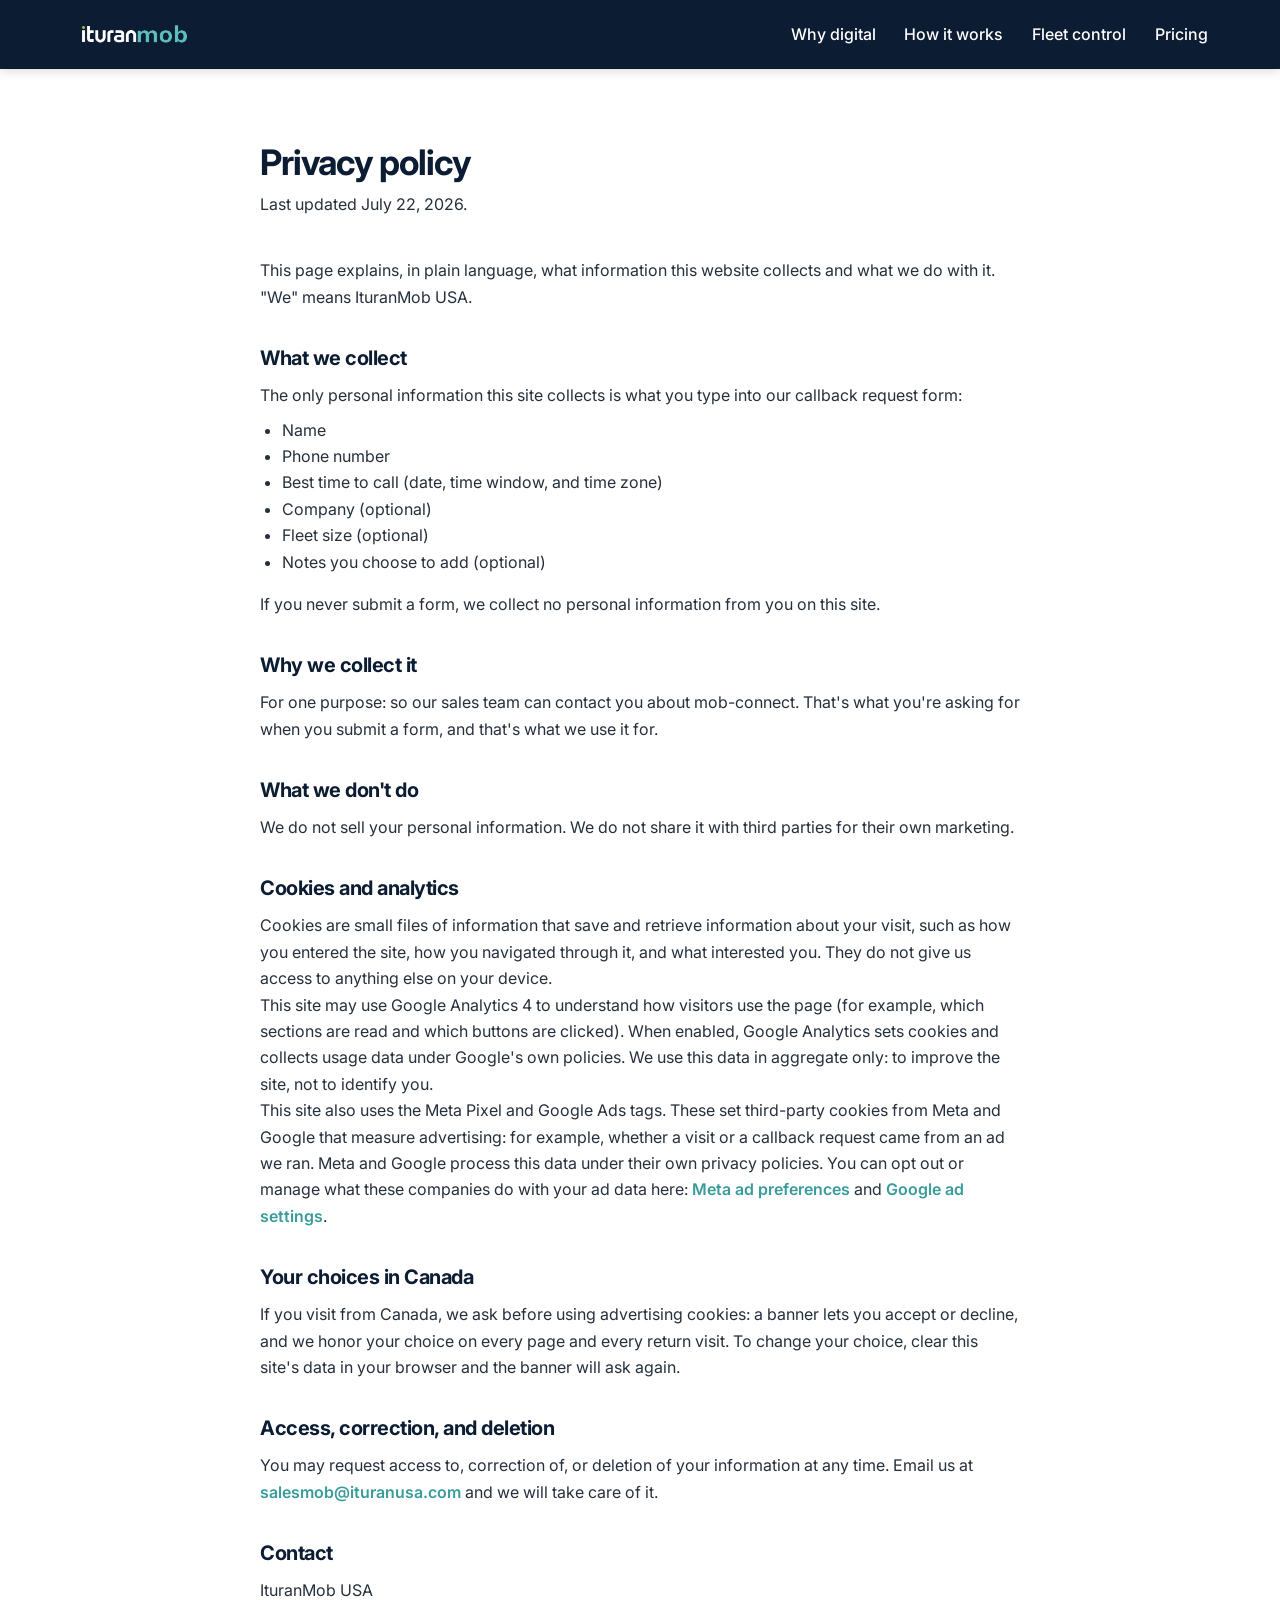
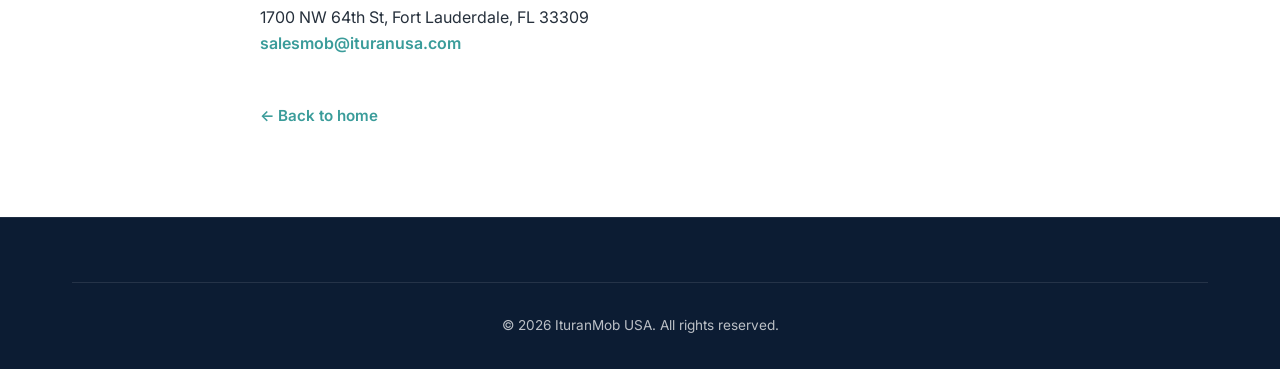
<file: privacy.html>
<!DOCTYPE html>
<!-- ============================================================
     INTERNAL: no legal counsel review yet (user-accepted risk,
     2026-07-22). Page reads as final per brief §7 consent section;
     visible draft markers removed. Scope: callback-form lead capture,
     GA4 (gated), Meta Pixel + Google Ads tags, Canadian consent
     banner. Revisit with counsel when available.
     ============================================================ -->
<html lang="en">
<head>
    <meta charset="UTF-8">
    <meta name="viewport" content="width=device-width, initial-scale=1.0">
    <title>Privacy policy | mob-connect</title>
    <meta name="robots" content="noindex">

    <!-- Google tag (gtag.js) — Google Ads (ID documented in config.js GOOGLE_ADS_ID).
         Consent Mode v2 (brief §7): region CA denied by default, granted elsewhere;
         consent defaults MUST precede config. -->
    <script async src="https://www.googletagmanager.com/gtag/js?id=AW-18140187963"></script>
    <script>
      window.dataLayer = window.dataLayer || [];
      function gtag(){dataLayer.push(arguments);}
      gtag('js', new Date());
      gtag('consent', 'default', { ad_storage: 'denied', ad_user_data: 'denied', ad_personalization: 'denied', analytics_storage: 'denied', region: ['CA'] });
      gtag('consent', 'default', { ad_storage: 'granted', ad_user_data: 'granted', ad_personalization: 'granted', analytics_storage: 'granted' });
      gtag('config', 'AW-18140187963');
    </script>

    <!-- Consent + Meta Pixel loader (brief §7): pixel immediate for non-CA,
         deferred behind the banner for Canadian visitors. -->
    <script src="consent.js?v=8d509aa"></script>
    <!-- noscript fallback cannot be consent-gated (no JS); negligible. -->
    <noscript><img height="1" width="1" style="display:none"
    src="https://www.facebook.com/tr?id=1625831645324162&ev=PageView&noscript=1"
    /></noscript>

    <link rel="icon" type="image/svg+xml" href="assets/favicon.svg">
    <link rel="stylesheet" href="styles.css?v=8d509aa">
    <link rel="preconnect" href="https://fonts.googleapis.com">
    <link rel="preconnect" href="https://fonts.gstatic.com" crossorigin>
    <link href="https://fonts.googleapis.com/css2?family=Inter:wght@400;500;600;700&display=swap" rel="stylesheet">
    <style>
        .privacy-section { padding: 4.5rem 0 5.5rem; background: var(--white); }
        .privacy-wrap { max-width: 760px; margin: 0 auto; }
        .privacy-wrap h1 { font-size: 2.2rem; margin-bottom: 0.5rem; }
        .privacy-updated { color: var(--gray-medium); font-size: 0.9rem; margin-bottom: 2.5rem; }
        .privacy-wrap h2 { font-size: 1.25rem; margin: 2.25rem 0 0.75rem; }
        .privacy-wrap p, .privacy-wrap li { color: var(--gray-dark); font-size: 1rem; line-height: 1.65; }
        .privacy-wrap ul { list-style: disc; padding-left: 1.4rem; margin: 0.5rem 0 1rem; }
        .privacy-wrap a { color: var(--teal-deep); font-weight: 600; }
        .privacy-wrap a:hover { text-decoration: underline; }
        .privacy-back { display: inline-block; margin-top: 3rem; color: var(--gray-medium); font-size: 0.95rem; }
        .privacy-back:hover { color: var(--teal-deep); }
    </style>
</head>
<body>

    <nav class="navbar">
        <div class="container nav-container">
            <a href="index.html" class="logo" aria-label="mob-connect home">
                <img src="assets/logo.png" alt="IturanMob" class="logo-img">
            </a>
            <button class="mobile-toggle" aria-label="Toggle menu" aria-expanded="false" aria-controls="navMenu">&#9776;</button>
            <ul class="nav-menu" id="navMenu">
                <li><a href="index.html#problem">Why digital</a></li>
                <li><a href="index.html#how">How it works</a></li>
                <li><a href="index.html#control">Fleet control</a></li>
                <li><a href="index.html#pricing">Pricing</a></li>
            </ul>
        </div>
    </nav>

    <section class="privacy-section">
        <div class="container">
            <div class="privacy-wrap">
                <h1>Privacy policy</h1>
                <p class="privacy-updated">Last updated July 22, 2026.</p>

                <p>This page explains, in plain language, what information this website collects and what we do with it. "We" means IturanMob USA.</p>

                <h2>What we collect</h2>
                <p>The only personal information this site collects is what you type into our callback request form:</p>
                <ul>
                    <li>Name</li>
                    <li>Phone number</li>
                    <li>Best time to call (date, time window, and time zone)</li>
                    <li>Company (optional)</li>
                    <li>Fleet size (optional)</li>
                    <li>Notes you choose to add (optional)</li>
                </ul>
                <p>If you never submit a form, we collect no personal information from you on this site.</p>

                <h2>Why we collect it</h2>
                <p>For one purpose: so our sales team can contact you about mob-connect. That's what you're asking for when you submit a form, and that's what we use it for.</p>

                <h2>What we don't do</h2>
                <p>We do not sell your personal information. We do not share it with third parties for their own marketing.</p>

                <h2>Cookies and analytics</h2>
                <p>Cookies are small files of information that save and retrieve information about your visit, such as how you entered the site, how you navigated through it, and what interested you. They do not give us access to anything else on your device.</p>
                <p>This site may use Google Analytics 4 to understand how visitors use the page (for example, which sections are read and which buttons are clicked). When enabled, Google Analytics sets cookies and collects usage data under Google's own policies. We use this data in aggregate only: to improve the site, not to identify you.</p>
                <p>This site also uses the Meta Pixel and Google Ads tags. These set third-party cookies from Meta and Google that measure advertising: for example, whether a visit or a callback request came from an ad we ran. Meta and Google process this data under their own privacy policies. You can opt out or manage what these companies do with your ad data here: <a href="https://www.facebook.com/adpreferences/" rel="noopener">Meta ad preferences</a> and <a href="https://adssettings.google.com/" rel="noopener">Google ad settings</a>.</p>

                <h2>Your choices in Canada</h2>
                <p>If you visit from Canada, we ask before using advertising cookies: a banner lets you accept or decline, and we honor your choice on every page and every return visit. To change your choice, clear this site's data in your browser and the banner will ask again.</p>

                <h2>Access, correction, and deletion</h2>
                <p>You may request access to, correction of, or deletion of your information at any time. Email us at <a href="mailto:salesmob@ituranusa.com">salesmob@ituranusa.com</a> and we will take care of it.</p>

                <h2>Contact</h2>
                <p>IturanMob USA<br>1700 NW 64th St, Fort Lauderdale, FL 33309<br><a href="mailto:salesmob@ituranusa.com">salesmob@ituranusa.com</a></p>

                <a class="privacy-back" href="index.html">&larr; Back to home</a>
            </div>
        </div>
    </section>

    <footer class="footer">
        <div class="container">
            <div class="copyright">
                &copy; 2026 IturanMob USA. All rights reserved.
            </div>
        </div>
    </footer>

    <script src="config.js?v=8d509aa"></script>
    <script>
        // Minimal nav toggle (privacy page loads no page-specific behavior).
        (function () {
            var toggle = document.querySelector(".mobile-toggle");
            var navMenu = document.getElementById("navMenu");
            if (toggle && navMenu) {
                toggle.addEventListener("click", function () {
                    var open = navMenu.classList.toggle("open");
                    toggle.setAttribute("aria-expanded", open ? "true" : "false");
                });
            }
        })();
    </script>
</body>
</html>
</file>
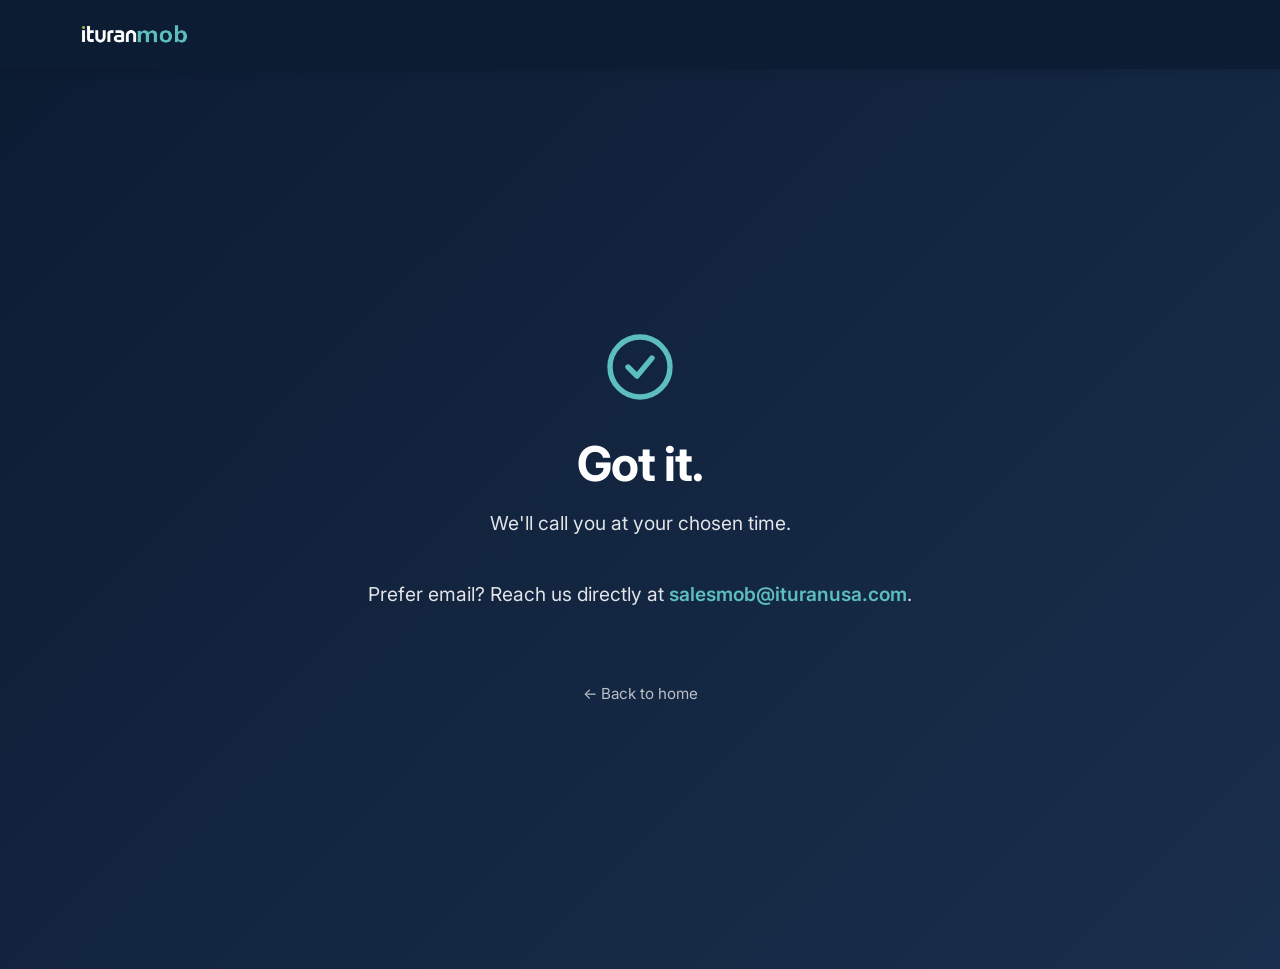
<file: thank-you.html>
<!DOCTYPE html>
<html lang="en">
<head>
    <meta charset="UTF-8">
    <meta name="viewport" content="width=device-width, initial-scale=1.0">
    <title>Thank you | mob-connect</title>
    <meta name="robots" content="noindex">

    <!-- Google tag (gtag.js) — Google Ads (ID documented in config.js GOOGLE_ADS_ID).
         Consent Mode v2 (brief §7): region CA denied by default, granted elsewhere;
         consent defaults MUST precede config. -->
    <script async src="https://www.googletagmanager.com/gtag/js?id=AW-18140187963"></script>
    <script>
      window.dataLayer = window.dataLayer || [];
      function gtag(){dataLayer.push(arguments);}
      gtag('js', new Date());
      gtag('consent', 'default', { ad_storage: 'denied', ad_user_data: 'denied', ad_personalization: 'denied', analytics_storage: 'denied', region: ['CA'] });
      gtag('consent', 'default', { ad_storage: 'granted', ad_user_data: 'granted', ad_personalization: 'granted', analytics_storage: 'granted' });
      gtag('config', 'AW-18140187963');
    </script>

    <!-- Consent + Meta Pixel loader (brief §7): pixel immediate for non-CA,
         deferred behind the banner for Canadian visitors. The Lead conversion
         in the inline script below is fbq-guarded, so it respects the same
         consent state automatically. -->
    <script src="consent.js?v=8d509aa"></script>
    <!-- noscript fallback cannot be consent-gated (no JS); negligible. -->
    <noscript><img height="1" width="1" style="display:none"
    src="https://www.facebook.com/tr?id=1625831645324162&ev=PageView&noscript=1"
    /></noscript>

    <link rel="stylesheet" href="styles.css?v=8d509aa">
    <link rel="preconnect" href="https://fonts.googleapis.com">
    <link rel="preconnect" href="https://fonts.gstatic.com" crossorigin>
    <link href="https://fonts.googleapis.com/css2?family=Inter:wght@400;500;600;700&display=swap" rel="stylesheet">
    <style>
        .ty-section { background: var(--navy-gradient); min-height: 100vh; display: flex; align-items: center; padding: 4rem 0; color: #fff; }
        .ty-card { max-width: 720px; margin: 0 auto; text-align: center; }
        .ty-check { width: 72px; height: 72px; color: var(--teal-brand); margin: 0 auto 1.5rem; }
        .ty-card h1 { color: #fff; margin-bottom: 1rem; }
        .ty-card > p { color: rgba(255,255,255,0.88); font-size: 1.2rem; margin-bottom: 2.5rem; }
        .ty-fallback { color: rgba(255,255,255,0.8); font-size: 1rem; }
        .ty-fallback a { color: var(--teal-brand); font-weight: 600; }
        .ty-home { display: inline-block; margin-top: 2rem; color: rgba(255,255,255,0.7); font-size: 0.95rem; }
        .ty-home:hover { color: var(--teal-brand); }
    </style>
</head>
<body>
    <nav class="navbar">
        <div class="container nav-container">
            <a href="index.html" class="logo" aria-label="mob-connect home">
                <img src="assets/logo.png" alt="IturanMob" class="logo-img">
            </a>
        </div>
    </nav>

    <section class="ty-section">
        <div class="container">
            <div class="ty-card">
                <svg class="ty-check" viewBox="0 0 24 24" fill="none" stroke="currentColor" stroke-width="1.8" stroke-linecap="round" stroke-linejoin="round" aria-hidden="true">
                    <circle cx="12" cy="12" r="10"/><path d="M8 12l3 3 5-6"/>
                </svg>
                <h1>Got it.</h1>
                <!-- Callback confirmation (brief §7 MVP callback model): the chosen
                     slot arrives via same-origin sessionStorage, never URL params.
                     The generic fallback below stands when the slot is absent. -->
                <p id="tyMessage">We'll call you at your chosen time.</p>

                <p class="ty-fallback">
                    Prefer email? Reach us directly at
                    <a id="salesMailto" href="mailto:salesmob@ituranusa.com">salesmob@ituranusa.com</a>.
                </p>

                <a href="index.html" class="ty-home">&larr; Back to home</a>
            </div>
        </div>
    </section>

    <script src="config.js?v=8d509aa"></script>
    <script>
        (function () {
            var CFG = window.MOBCONNECT_CONFIG || {};
            window.dataLayer = window.dataLayer || [];

            // Callback slot message (brief §7 MVP callback model): read the chosen
            // slot from same-origin sessionStorage (set by the modal on submit).
            // "Got it. We'll call you [date], [window], [timezone]." Falls back to
            // the generic markup message when the slot is absent or unreadable.
            var hasSlot = false;
            try {
                var slot = JSON.parse(sessionStorage.getItem("mobconnect_callback") || "null");
                if (slot && slot.date && slot.window) {
                    // Parse "YYYY-MM-DD" as LOCAL date (new Date(string) would be UTC and can shift a day).
                    var p = slot.date.split("-");
                    var d = new Date(+p[0], +p[1] - 1, +p[2]);
                    var dateText = d.toLocaleDateString("en-US", { weekday: "long", month: "long", day: "numeric" });
                    var tzText = (slot.timezone && slot.timezone !== "other") ? ", " + slot.timezone : "";
                    document.getElementById("tyMessage").textContent =
                        "We'll call you " + dateText + ", " + slot.window + tzText + ".";
                    hasSlot = true;
                }
            } catch (err) { /* fall back to generic message */ }
            window.dataLayer.push({ event: "thank_you_view", has_slot: hasSlot });

            // Ad conversions (increment #6): fire HERE, not at submit time
            // (submit-time fbq/gtag races the redirect and loses events).
            // Gated on the callback slot (direct visits never count) and
            // deduped across refreshes via the conversion_fired flag.
            var alreadyFired = false;
            try { alreadyFired = !!sessionStorage.getItem("conversion_fired"); } catch (err) {}
            if (hasSlot && !alreadyFired) {
                try { sessionStorage.setItem("conversion_fired", "1"); } catch (err) {}
                if (typeof fbq === "function") fbq('track', 'Lead', {
                    content_name: 'IturanMob Connect Demo Request',
                    content_category: 'Demo Request',
                    form_name: 'ituranmob_connect_form',
                    conversion_page: 'thank_you'
                });
                if (typeof gtag === "function") gtag('event', 'conversion', { 'send_to': 'AW-18140187963/yPQoCN6hodQcELua9clD' });
            }

            // Wire mailto fallback from config.
            var mailto = document.getElementById("salesMailto");
            if (CFG.SALES_EMAIL && mailto) {
                mailto.href = "mailto:" + CFG.SALES_EMAIL;
                mailto.textContent = CFG.SALES_EMAIL;
            }
        })();
    </script>
</body>
</html>
</file>
<file: styles.css>
/* ============================================================
   mob-connect landing — styles.css
   Visual language ported from ituranmob-website (reference only).
   Palette, Inter typography, navy/teal system. Mobile-first.
   ============================================================ */

* { margin: 0; padding: 0; box-sizing: border-box; }

:root {
    --navy-brand: #0c1c33;
    --navy-gradient: linear-gradient(135deg, #0c1c33 0%, #1a2f4d 100%);
    --navy-light: #16294a;
    --teal-brand: #5dbfbd;
    --teal-deep: #3a9c9a;
    --teal-cta: #1f8f8b;      /* primary-CTA gradient start (deeper saturation, §5.1) */
    --teal-cta-deep: #17807d; /* primary-CTA gradient end */
    --green-brand: #96c93e;
    --white: #ffffff;
    --gray-light: #f4f6f8;
    --gray-bg-alt: #eef2f6;
    --gray-medium: #5c6672;   /* AA on white (>=4.5:1) */
    --gray-dark: #26303c;
    --border-color: #e0e0e0;
}

html { scroll-behavior: smooth; }
section[id] { scroll-margin-top: 78px; } /* keep headings clear of sticky nav on anchor jumps */

body {
    font-family: 'Inter', 'Segoe UI', Roboto, Helvetica, Arial, sans-serif;
    line-height: 1.6;
    color: var(--gray-dark);
    overflow-x: hidden;
    background-color: var(--white);
    -webkit-font-smoothing: antialiased;
}

h1, h2, h3, h4, h5, h6 { color: var(--navy-brand); font-weight: 700; line-height: 1.2; margin-bottom: 1rem; }
h1 { font-size: 3rem; letter-spacing: -1px; }
h2 { font-size: 2.25rem; letter-spacing: -0.5px; }
h3 { font-size: 1.5rem; }
a { text-decoration: none; color: inherit; transition: color 0.25s; }
ul { list-style: none; }

.text-teal { color: var(--teal-brand); }
.text-center { text-align: center; }
.container { max-width: 1200px; margin: 0 auto; padding: 0 2rem; }
.section-header { text-align: center; max-width: 760px; margin: 0 auto 3.5rem; }
.section-header p { color: var(--gray-medium); font-size: 1.1rem; }
.eyebrow { text-transform: uppercase; letter-spacing: 2px; font-size: 0.8rem; font-weight: 700; color: var(--teal-deep); margin-bottom: 0.75rem; }
.section-header .eyebrow, .control-intro .eyebrow { color: var(--teal-deep); font-size: 0.8rem; }
.control-section .eyebrow, .trusted-section .eyebrow { color: var(--teal-brand); text-align: center; }

/* ========== BUTTONS ========== */
.btn {
    display: inline-block; padding: 0.85rem 1.9rem; border-radius: 6px; font-weight: 600;
    cursor: pointer; transition: all 0.25s ease; border: none; font-size: 1rem; font-family: inherit;
    text-align: center;
}
.btn-primary {
    /* Deeper teal saturation (brief §5.1 CTA contrast, 2026-07-21): the filled
       button marks the KPI action. Also lifts white-text contrast to ~4.3-5:1. */
    background: linear-gradient(135deg, var(--teal-cta) 0%, var(--teal-cta-deep) 100%);
    color: var(--white); box-shadow: 0 4px 15px rgba(23, 128, 125, 0.3);
}
.btn-primary:hover { transform: translateY(-2px); box-shadow: 0 6px 22px rgba(23, 128, 125, 0.45); }
.btn-secondary { background-color: transparent; border: 2px solid var(--navy-brand); color: var(--navy-brand); }
.btn-secondary:hover { background-color: var(--navy-brand); color: var(--white); }
/* Ghost secondary: thinner border (brief §5.1 CTA contrast — recedes vs. primary) */
.btn-ghost-light { background: transparent; border: 1px solid rgba(255,255,255,0.55); color: #fff; }
.btn-ghost-light:hover { background: #fff; color: var(--navy-brand); border-color: #fff; }
.btn-lg { padding: 1rem 2.6rem; font-size: 1.1rem; }
.btn:focus-visible, a:focus-visible, input:focus-visible, select:focus-visible, .faq-question:focus-visible {
    outline: 3px solid var(--teal-brand); outline-offset: 3px; border-radius: 4px;
}

/* ========== NAVIGATION ========== */
.navbar { background-color: var(--navy-brand); padding: 0.9rem 0; position: sticky; top: 0; z-index: 1000; box-shadow: 0 2px 10px rgba(0,0,0,0.15); }
.nav-container { display: flex; justify-content: space-between; align-items: center; }
.logo-img { height: 40px; width: auto; display: block; }
.nav-menu { display: flex; gap: 1.8rem; align-items: center; }
.nav-menu a { color: var(--white); font-weight: 500; font-size: 1rem; }
.nav-menu a:hover { color: var(--teal-brand); }
.mobile-toggle { display: none; background: none; border: none; color: var(--white); font-size: 1.6rem; cursor: pointer; line-height: 1; }

/* ========== HERO ========== */
.hero {
    /* Tightened (Lena review): cap the vh-driven height so the content block
       stays vertically centered without a band of dead space below it. */
    position: relative; min-height: min(82vh, 700px); display: flex; align-items: center; justify-content: center;
    background-color: var(--navy-brand); overflow: hidden; color: var(--white); padding: 4rem 0;
}
.hero-bg-video { position: absolute; top: 0; left: 0; width: 100%; height: 100%; object-fit: cover; z-index: 0; }
.hero-overlay {
    position: absolute; inset: 0;
    background: linear-gradient(135deg, rgba(12,28,51,0.92) 0%, rgba(12,28,51,0.62) 100%);
    z-index: 1;
}
.hero-content { position: relative; z-index: 2; max-width: 860px; margin: 0 auto; padding: 2rem; text-align: center; }
.hero-content h1 { color: var(--white); margin-bottom: 1.5rem; text-shadow: 0 2px 12px rgba(0,0,0,0.35); }
.hero-content h1 .text-teal { color: var(--teal-brand); text-shadow: 0 2px 20px rgba(0,0,0,0.5); }
.hero-content p { font-size: 1.3rem; color: rgba(255,255,255,0.94); margin: 0 auto 2.5rem; max-width: 720px; text-shadow: 0 1px 6px rgba(0,0,0,0.5); }
.hero-btns { display: flex; justify-content: center; gap: 1rem; flex-wrap: wrap; }
/* Trust line (brief §5.1 v6): one quiet line under the CTAs. Specificity must beat .hero-content p. */
.hero-content p.hero-trust {
    margin: 1.6rem auto 0; max-width: 620px; text-align: center;
    font-size: 0.92rem; font-weight: 400; color: rgba(255,255,255,0.78); line-height: 1.5;
}

/* ========== PROBLEM ========== */
.problem-section { padding: 5.5rem 0; background-color: var(--white); }
.problem-grid { display: grid; grid-template-columns: repeat(3, 1fr); gap: 2rem; }
.problem-card {
    background: var(--gray-light); border-radius: 12px; padding: 2.25rem;
    border: 1px solid rgba(0,0,0,0.04); border-top: 4px solid var(--teal-brand);
}
.problem-icon { width: 46px; height: 46px; color: var(--teal-deep); margin-bottom: 1.1rem; }
.problem-card h3 { font-size: 1.2rem; margin-bottom: 0.6rem; }
.problem-card p { color: var(--gray-medium); font-size: 0.98rem; margin: 0; }

/* ========== HOW IT WORKS ========== */
.how-section { padding: 5.5rem 0; background-color: var(--gray-light); }
.how-layout { display: grid; grid-template-columns: 1.15fr 0.85fr; gap: 3.5rem; align-items: start; }
.step-list { display: flex; flex-direction: column; gap: 1.6rem; }
.step-item { display: flex; gap: 1.3rem; align-items: flex-start; }
.step-number {
    width: 42px; height: 42px; background-color: var(--navy-brand); color: var(--white); border-radius: 50%;
    display: flex; align-items: center; justify-content: center; font-weight: 700; flex-shrink: 0; font-size: 1.05rem;
}
.step-item h4 { font-size: 1.12rem; margin-bottom: 0.25rem; color: var(--navy-brand); }
.step-item p { font-size: 0.97rem; color: var(--gray-medium); margin: 0; }
/* Mid-page CTA (brief §7 — after conviction moments) */
.mid-cta { text-align: center; margin-top: 3.5rem; }
.how-visual { display: flex; flex-direction: column; gap: 1.25rem; }
.architecture-wrapper {
    background: var(--navy-gradient); border-radius: 12px; padding: 1rem;
    box-shadow: 0 18px 40px rgba(12,28,51,0.15); display: flex; align-items: center; justify-content: center;
}
.architecture-img {
    width: 100%; max-width: 100%; height: auto; max-height: 420px; object-fit: cover; display: block; border-radius: 6px;
    /* Asset is square; center-crop to the slot's 4:3 (trimmed top/bottom are
       empty dark background; dashboard, phone, and car stay fully in frame). */
    aspect-ratio: 4 / 3;
}
.arch-caption { text-align: center; font-size: 0.85rem; color: var(--gray-medium); margin: -0.25rem 0 0; }
/* ---- API sub-section band (brief §5.3) ---- */
.api-band {
    margin-top: 3.5rem; background: var(--navy-gradient); border: 1px solid rgba(93,191,189,0.28);
    border-radius: 12px; padding: 3rem; box-shadow: 0 18px 40px rgba(12,28,51,0.15);
    display: grid; grid-template-columns: 6fr 5fr; gap: 3rem; align-items: center;
}
.api-band-copy h3 { color: var(--white); font-size: 1.55rem; letter-spacing: -0.3px; margin-bottom: 0.9rem; }
.api-band-copy p { color: rgba(255,255,255,0.82); font-size: 1.02rem; line-height: 1.6; margin: 0; }
.api-band-link { display: inline-block; margin-top: 1.25rem; color: var(--teal-brand); font-weight: 600; font-size: 1rem; }
.api-band-link:hover { text-decoration: underline; }
.api-band-img {
    width: 100%; height: auto; display: block; border-radius: 8px;
    border: 1px solid rgba(255,255,255,0.14);
    /* Asset is square; center-crop to the band's designed 4:3 (the trimmed
       top/bottom are empty dark background, subject stays fully in frame). */
    aspect-ratio: 4 / 3; object-fit: cover;
}

/* ========== CONTROL (keyless, not control-less) ========== */
.control-section { background: var(--navy-gradient); color: var(--white); padding: 6rem 0; }
.control-section h2 { color: var(--white); }
.control-intro { max-width: 780px; margin: 0 auto 3.5rem; text-align: center; }
.control-intro p { color: rgba(255,255,255,0.82); font-size: 1.15rem; }
.control-grid { display: grid; grid-template-columns: repeat(3, 1fr); gap: 1.75rem; }
.control-card {
    background: rgba(255,255,255,0.05); border: 1px solid rgba(255,255,255,0.12); border-radius: 12px;
    padding: 2rem 1.6rem; transition: all 0.3s ease;
}
.control-card:hover { border-color: var(--teal-brand); transform: translateY(-4px); background: rgba(255,255,255,0.08); }
.control-icon { width: 44px; height: 44px; color: var(--teal-brand); margin-bottom: 1.1rem; }
.control-card h3 { color: var(--white); font-size: 1.15rem; margin-bottom: 0.5rem; }
.control-card p { color: rgba(255,255,255,0.78); font-size: 0.93rem; margin: 0; }
.control-callout {
    margin-top: 3.5rem; text-align: center; max-width: 760px; margin-left: auto; margin-right: auto;
}
.callout-lead { font-size: 1.85rem; font-weight: 700; color: var(--white); line-height: 1.3; margin-bottom: 0.9rem; letter-spacing: -0.3px; }
.callout-sub { font-size: 1.05rem; color: rgba(255,255,255,0.8); font-weight: 400; line-height: 1.55; margin: 0; }

/* ========== TRUSTED BY (§5.5 — removable, data-driven block) ========== */
.trusted-section { padding: 6rem 0; background-color: var(--navy-brand); border-top: 1px solid rgba(255,255,255,0.06); }
.trusted-heading { text-align: center; color: var(--white); font-size: 1.6rem; margin-bottom: 3rem; }
.trusted-logos {
    display: flex; flex-wrap: wrap; align-items: center; justify-content: center; gap: 3rem 5rem;
}
.trusted-logos img {
    height: 52px; width: auto; max-width: 210px; object-fit: contain;
    opacity: 0.85; transition: opacity 0.25s;
}
.trusted-logos img:hover { opacity: 1; }
.testimonial-slot { max-width: 760px; margin: 3rem auto 0; text-align: center; }
.testimonial-slot blockquote {
    color: rgba(255,255,255,0.92); font-size: 1.25rem; font-style: italic; line-height: 1.5; border: none; margin: 0;
}
.testimonial-slot cite { display: block; margin-top: 1rem; color: var(--teal-brand); font-style: normal; font-weight: 600; font-size: 0.95rem; }

/* ========== WHY (pillars) ========== */
.why-section { padding: 6rem 0; background-color: var(--white); }
.why-grid { display: grid; grid-template-columns: repeat(4, 1fr); gap: 2rem; }
.why-card { text-align: left; }
.why-icon { width: 46px; height: 46px; color: var(--teal-deep); margin-bottom: 1.1rem; }
.why-card h3 { font-size: 1.18rem; margin-bottom: 0.6rem; }
.why-card p { color: var(--gray-medium); font-size: 0.96rem; margin: 0; }
.cite-ref {
    font-size: 0.72rem; vertical-align: super; color: var(--teal-deep); font-weight: 700; margin-left: 2px;
    cursor: help; text-decoration: none;
}
.why-sources { margin-top: 3.5rem; padding-top: 1.75rem; border-top: 1px solid var(--border-color); }
.why-sources ol { list-style: decimal; padding-left: 1.25rem; max-width: 900px; margin: 0 auto; }
.why-sources li { font-size: 0.82rem; color: var(--gray-medium); margin-bottom: 0.4rem; line-height: 1.4; }

/* ---- Trust video band — Porsche Carrera Cup (brief §5.6) ---- */
.porsche-band {
    margin-top: 4rem; background: var(--navy-gradient); border: 1px solid rgba(93,191,189,0.28);
    border-radius: 12px; padding: 3rem; box-shadow: 0 18px 40px rgba(12,28,51,0.15);
    display: grid; grid-template-columns: 5fr 6fr; gap: 3rem; align-items: center;
}
.porsche-band-copy h3 {
    color: var(--white); font-size: 1.55rem; line-height: 1.35; letter-spacing: -0.3px; margin: 0;
}
.porsche-video-wrap {
    position: relative; border-radius: 10px; overflow: hidden;
    border: 1px solid rgba(255,255,255,0.14); background: #000;
}
.porsche-video-wrap video { display: block; width: 100%; height: auto; aspect-ratio: 16 / 9; }
.porsche-play {
    position: absolute; inset: 0; width: 100%; height: 100%; border: none; cursor: pointer;
    display: flex; align-items: center; justify-content: center;
    background: rgba(12,28,51,0.28); transition: background 0.25s;
}
.porsche-play:hover { background: rgba(12,28,51,0.45); }
.porsche-play[hidden] { display: none; } /* class display:flex would otherwise beat the UA [hidden] rule */
.porsche-play-circle {
    width: 72px; height: 72px; border-radius: 50%; color: var(--white);
    background: linear-gradient(135deg, var(--teal-brand) 0%, var(--teal-deep) 100%);
    display: flex; align-items: center; justify-content: center;
    box-shadow: 0 6px 24px rgba(0,0,0,0.35); transition: transform 0.25s;
}
.porsche-play:hover .porsche-play-circle { transform: scale(1.08); }
.porsche-play-circle svg { width: 30px; height: 30px; margin-left: 3px; }
.porsche-support { margin: 0.9rem 0 0; font-size: 0.82rem; color: rgba(255,255,255,0.62); line-height: 1.5; }
.porsche-cta { margin-top: 1.75rem; padding: 0.65rem 1.5rem; font-size: 0.95rem; }

/* ========== TURO FLEETS (brief §5.6b) ========== */
.turo-section { padding: 6rem 0; background-color: var(--navy-brand); border-top: 1px solid rgba(255,255,255,0.06); }
.turo-section .eyebrow { color: var(--teal-brand); }
.turo-section h2 { color: var(--white); }
.turo-header { margin-bottom: 3rem; }
.turo-header .turo-sub { color: rgba(255,255,255,0.85); font-size: 1.15rem; }
.turo-grid { display: grid; grid-template-columns: repeat(3, 1fr); gap: 1.75rem; max-width: 1080px; margin: 0 auto; }
.turo-card {
    display: flex; gap: 1rem; align-items: flex-start;
    background: rgba(255,255,255,0.05); border: 1px solid rgba(255,255,255,0.12);
    border-radius: 12px; padding: 1.9rem 1.6rem;
}
.turo-check {
    width: 30px; height: 30px; flex-shrink: 0; border-radius: 50%;
    background: linear-gradient(135deg, var(--teal-cta) 0%, var(--teal-cta-deep) 100%);
    color: var(--white); display: flex; align-items: center; justify-content: center;
}
.turo-check svg { width: 16px; height: 16px; }
.turo-card h3 { color: var(--white); font-size: 1.05rem; line-height: 1.4; margin-bottom: 0.45rem; }
.turo-card p { color: rgba(255,255,255,0.78); font-size: 0.93rem; margin: 0; }
.turo-cta { text-align: center; margin-top: 3rem; }

/* ========== FULL-SOLUTION BAND (brief §5.9a — project offering) ========== */
.fullsol-section { padding: 5.5rem 0; background-color: var(--gray-bg-alt); }
.fullsol-band {
    background: var(--navy-gradient); border: 1px solid rgba(93,191,189,0.28); border-radius: 14px;
    padding: 4rem 3rem; text-align: center; max-width: 980px; margin: 0 auto;
    box-shadow: 0 18px 40px rgba(12,28,51,0.15);
}
.fullsol-band .eyebrow { color: var(--teal-brand); }
.fullsol-band h2 { color: var(--white); }
.fullsol-band .fullsol-sub {
    color: rgba(255,255,255,0.85); font-size: 1.15rem; max-width: 680px; margin: 0 auto 2.25rem;
}

/* ========== PRICING ========== */
.pricing-section { padding: 6rem 0; background-color: var(--gray-bg-alt); }
.section-header .pricing-anchor { color: var(--navy-brand); font-size: 1.12rem; font-weight: 500; margin-top: 0.25rem; }

/* ---- Decision path (brief §5.7 v2): Block A -> Decision 1 -> Decision 2 fork.
   Vertical connector lines between blocks read as one path, top to bottom. ---- */
.pricing-path { max-width: 880px; margin: 0 auto; display: flex; flex-direction: column; align-items: stretch; }
.pricing-path > * + * { position: relative; margin-top: 3rem; }
.pricing-path > * + *::before {
    /* connector: short teal line from the block above */
    content: ''; position: absolute; left: 50%; top: -3rem; width: 2px; height: 3rem;
    background: var(--teal-brand); transform: translateX(-50%);
}

/* Block A: the start. Largest type in the section, the visual anchor. */
.price-start {
    background: var(--navy-gradient); color: var(--white); border-radius: 14px; padding: 2.75rem 2.5rem;
    text-align: center; border: 1px solid rgba(93,191,189,0.28); box-shadow: 0 18px 40px rgba(12,28,51,0.15);
}
.price-start-label { text-transform: uppercase; letter-spacing: 2px; font-size: 0.8rem; font-weight: 700; color: var(--teal-brand); margin-bottom: 0.6rem; }
.price-start-price { font-size: 4rem; font-weight: 700; line-height: 1; letter-spacing: -2px; color: var(--white); margin-bottom: 1rem; }
.price-start-price span { display: block; font-size: 1rem; font-weight: 400; letter-spacing: 0; color: rgba(255,255,255,0.78); margin-top: 0.6rem; }
.price-start-desc { font-size: 1rem; color: rgba(255,255,255,0.85); line-height: 1.55; max-width: 620px; margin: 0 auto; }

/* Decisions */
.decision { text-align: center; }
.decision .eyebrow { margin-bottom: 0.4rem; }
.decision-q { font-size: 1.45rem; letter-spacing: -0.3px; margin-bottom: 1.25rem; }
.decision-row {
    background: var(--white); border: 1px solid var(--border-color); border-radius: 12px; padding: 1.5rem 2rem;
    box-shadow: 0 4px 15px rgba(0,0,0,0.04); max-width: 640px; margin: 0 auto;
}
.decision-answer { display: flex; flex-wrap: wrap; justify-content: center; align-items: center; gap: 0.5rem 0.75rem; margin-bottom: 0.6rem; }
.decision-price { font-size: 1.35rem; font-weight: 700; color: var(--navy-brand); }
.decision-unit { font-size: 0.95rem; color: var(--gray-medium); }
.decision-note { font-size: 0.95rem; color: var(--gray-medium); margin: 0; }
.oos-tag {
    font-size: 0.68rem; font-weight: 700; text-transform: uppercase; letter-spacing: 0.3px;
    color: var(--gray-medium); background: var(--gray-light); border: 1px solid var(--border-color);
    border-radius: 999px; padding: 0.2rem 0.65rem; white-space: nowrap;
}

/* The fork: two sides, Key featured left */
.fork { display: grid; grid-template-columns: repeat(2, 1fr); gap: 2rem; align-items: stretch; text-align: left; }
.fork-side {
    background: var(--white); border-radius: 14px; padding: 2.25rem 2rem 2rem; position: relative;
    border: 2px solid var(--border-color); display: flex; flex-direction: column;
    box-shadow: 0 4px 15px rgba(0,0,0,0.04);
}
.fork-side.featured { border-color: var(--teal-brand); box-shadow: 0 14px 40px rgba(12,28,51,0.12); }
.fork-answer {
    display: inline-block; align-self: flex-start; font-size: 0.8rem; font-weight: 700; text-transform: uppercase; letter-spacing: 1px;
    padding: 0.3rem 0.85rem; border-radius: 999px; margin-bottom: 1rem;
    color: var(--navy-brand); background: var(--gray-light); border: 1px solid var(--border-color);
}
.fork-side.featured .fork-answer { color: var(--white); background: var(--navy-brand); border-color: var(--navy-brand); }
.plan-name { font-size: 1.25rem; font-weight: 700; color: var(--navy-brand); margin-bottom: 0.5rem; }
.price { font-size: 2.6rem; font-weight: 700; color: var(--navy-brand); line-height: 1; margin-bottom: 0.9rem; }
.price span { font-size: 1rem; color: var(--gray-medium); font-weight: 400; }
/* Both sides reserve the same height per slot so plan name, price, subhead and CTA sit on the same line across the fork */
.fork-hardware { font-size: 0.88rem; color: var(--gray-medium); line-height: 1.5; min-height: calc(0.88rem * 1.5 * 2); margin-bottom: 1.1rem; padding-bottom: 1.1rem; border-bottom: 1px solid var(--border-color); }
.price-subhead { font-size: 1rem; color: var(--navy-brand); font-weight: 600; line-height: 1.45; min-height: calc(1rem * 1.45 * 2); margin-bottom: 1.5rem; flex-grow: 1; }
.price-btn { width: 100%; margin-top: auto; }
.fork-note { font-size: 0.85rem; color: var(--gray-medium); text-align: center; margin: 1.1rem auto 0; max-width: 640px; }
/* Row-level alignment across both sides: each side is a subgrid spanning the same six rows
   (answer, hardware, plan, price, subhead, CTA), so a longer line on one side pushes the SAME row on the other. */
@supports (grid-template-rows: subgrid) {
    .fork-side { display: grid; grid-template-rows: subgrid; grid-row: span 6; row-gap: 0; align-content: start; }
    .fork-answer { align-self: start; justify-self: start; }
    .fork-hardware { min-height: 0; }
    .price-subhead { min-height: 0; flex-grow: 0; }
    .price-btn { margin-top: 0; align-self: end; }
}

/* ---- Comparison table (brief §5.7): parity rule, gray out what's unavailable, never omit ---- */
.compare { max-width: 880px; margin: 4rem auto 0; }
.compare-heading { text-align: center; font-size: 1.45rem; letter-spacing: -0.3px; margin-bottom: 1.5rem; }
.compare-table {
    width: 100%; border-collapse: separate; border-spacing: 0; background: var(--white);
    border: 1px solid var(--border-color); border-radius: 12px; overflow: hidden; font-size: 0.95rem;
}
.compare-table th, .compare-table td { padding: 0.85rem 1.1rem; border-top: 1px solid var(--border-color); vertical-align: middle; }
.compare-table thead th { border-top: 0; background: var(--navy-brand); color: var(--white); font-weight: 700; font-size: 0.95rem; text-align: center; }
.compare-table thead th.compare-feature-col { text-align: left; }
.compare-table tbody th { text-align: left; font-weight: 600; color: var(--navy-brand); white-space: nowrap; }
.compare-table tbody td { text-align: center; color: var(--gray-dark); width: 24%; }
.compare-table tbody tr:nth-child(even) { background: var(--gray-light); }
.row-sub { display: block; font-size: 0.78rem; font-weight: 400; color: var(--gray-medium); line-height: 1.3; margin-top: 0.1rem; }
.inc::before { content: '✓'; color: var(--teal-deep); font-weight: 900; margin-right: 0.45rem; }
/* Grayed cell. Keeps the "shown, not omitted" rule; color is AA-safe gray
   (plain opacity 0.55 drops body-size text under 4.5:1). */
.compare-table td.feature-unavailable { color: var(--gray-medium); font-style: italic; }
.compare-table td.feature-unavailable::before { content: '–'; color: var(--gray-medium); opacity: 0.55; margin-right: 0.45rem; }
.visually-hidden { position: absolute; width: 1px; height: 1px; overflow: hidden; clip: rect(0 0 0 0); white-space: nowrap; }

.pricing-friendly {
    max-width: 880px; margin: 2.5rem auto 0.5rem; text-align: center; font-size: 1rem;
    color: var(--navy-brand); font-weight: 500;
}
.pricing-fine { max-width: 880px; margin: 0 auto; text-align: center; font-size: 0.85rem; color: var(--gray-medium); line-height: 1.6; }

/* ---- Installation support strip (brief §5.7b) ---- */
.install-strip { margin-top: 4rem; }
.install-intro { text-align: center; max-width: 680px; margin: 0 auto 2.5rem; }
.install-intro h3 { font-size: 1.75rem; letter-spacing: -0.4px; margin-bottom: 0.6rem; }
.install-sub { color: var(--gray-medium); font-size: 1.08rem; margin: 0; }
.install-grid { display: grid; grid-template-columns: repeat(3, 1fr); gap: 2rem; }
.install-card {
    background: var(--white); border-radius: 12px; padding: 2.25rem;
    border: 1px solid var(--border-color); border-top: 4px solid var(--teal-brand);
    box-shadow: 0 4px 15px rgba(0,0,0,0.04);
}
.install-icon { width: 44px; height: 44px; color: var(--teal-deep); margin-bottom: 1.1rem; }
.install-card h4 { font-size: 1.12rem; color: var(--navy-brand); margin-bottom: 0.5rem; }
.install-card p { color: var(--gray-medium); font-size: 0.95rem; margin: 0; }

/* ========== FAQ ========== */
.faq-section { padding: 5.5rem 0; background-color: var(--white); }
.faq-grid { max-width: 820px; margin: 0 auto; }
.faq-item { border-bottom: 1px solid var(--border-color); }
.faq-question {
    width: 100%; text-align: left; background: none; border: none; font-family: inherit;
    font-weight: 600; color: var(--navy-brand); font-size: 1.05rem; cursor: pointer;
    display: flex; justify-content: space-between; align-items: center; gap: 1rem;
    padding: 1.5rem 0;
}
.faq-icon { font-weight: 300; font-size: 1.6rem; color: var(--teal-brand); transition: transform 0.25s; flex-shrink: 0; line-height: 1; }
.faq-answer { max-height: 0; overflow: hidden; transition: max-height 0.3s ease; color: var(--gray-medium); font-size: 0.97rem; line-height: 1.6; }
.faq-answer-inner { padding-bottom: 1.5rem; }
.faq-item.active .faq-icon { transform: rotate(45deg); }

/* ========== BOTTOM CTA ========== */
.bottom-cta { background: var(--navy-brand); color: var(--white); padding: 5rem 0; text-align: center; }
.bottom-cta h2 { color: var(--white); font-size: 2.5rem; }
.bottom-cta p { color: rgba(255,255,255,0.85); font-size: 1.2rem; margin-bottom: 2rem; }

/* ========== FOOTER ========== */
.footer { background-color: var(--navy-brand); color: rgba(255,255,255,0.72); padding: 4rem 0 2rem; font-size: 0.92rem; border-top: 1px solid rgba(255,255,255,0.08); }
.footer-grid { display: grid; grid-template-columns: 2fr 1fr 1fr 1.3fr; gap: 3rem; margin-bottom: 3rem; }
.footer h4 { color: var(--white); font-size: 1.05rem; margin-bottom: 1.4rem; }
.footer p { line-height: 1.6; margin-bottom: 0.8rem; }
.footer ul li { margin-bottom: 0.75rem; }
.footer a:hover { color: var(--teal-brand); }
.footer .footer-logo { height: 36px; margin-bottom: 1.2rem; }
.footer a[href^="mailto"] { color: var(--white); }
.copyright { border-top: 1px solid rgba(255,255,255,0.1); padding-top: 2rem; text-align: center; font-size: 0.85rem; }

/* ========== MODAL / DEMO FORM ========== */
.modal { display: none; position: fixed; inset: 0; z-index: 2000; background-color: rgba(12,28,51,0.82); backdrop-filter: blur(4px); }
.modal.active { display: flex; align-items: center; justify-content: center; padding: 1rem; }
.modal-content {
    background: var(--white); padding: 2.75rem; border-radius: 14px; width: 100%; max-width: 520px;
    position: relative; box-shadow: 0 25px 60px rgba(0,0,0,0.3); max-height: 92vh; overflow-y: auto;
}
.modal-content h2 { font-size: 1.6rem; margin-bottom: 0.5rem; }
.modal-intro { margin-bottom: 1.5rem; color: var(--gray-medium); font-size: 0.97rem; }
.close-modal { position: absolute; right: 1.25rem; top: 1rem; font-size: 1.75rem; cursor: pointer; color: var(--gray-medium); background: none; border: none; line-height: 1; }
.close-modal:hover { color: var(--navy-brand); }
.form-field { margin-bottom: 1.1rem; }
.form-field label { display: block; margin-bottom: 0.45rem; font-weight: 600; font-size: 0.92rem; color: var(--gray-dark); }
.form-field .optional { font-weight: 400; color: var(--gray-medium); font-size: 0.85em; }
.form-field input, .form-field select, .form-field textarea {
    width: 100%; padding: 0.8rem; border: 1px solid #c7cdd4; border-radius: 6px; font-size: 1rem; font-family: inherit; color: var(--gray-dark); background: #fff;
}
.form-field textarea { resize: vertical; min-height: 72px; }
.form-field input[type="date"] { min-height: 48px; } /* iOS date inputs collapse without a height floor */
.form-field input:focus, .form-field select:focus, .form-field textarea:focus { border-color: var(--teal-brand); outline: none; box-shadow: 0 0 0 3px rgba(93,191,189,0.25); }
.form-row { display: grid; grid-template-columns: 1fr 1fr; gap: 1rem; }
.form-error { color: #c0392b; font-size: 0.85rem; margin-top: 0.4rem; display: none; }
.form-field.invalid .form-error { display: block; }
.form-field.invalid input, .form-field.invalid select, .form-field.invalid textarea { border-color: #c0392b; }
.form-submit-error {
    background: #fdecea; border: 1px solid #f0b9b3; border-radius: 6px; color: #a93226;
    font-size: 0.92rem; line-height: 1.5; padding: 0.8rem 1rem; margin-bottom: 1.1rem;
}
.form-submit-error a { color: #a93226; font-weight: 600; text-decoration: underline; }

/* ========== CONSENT BANNER (brief §7 — Canadian visitors only) ========== */
.consent-banner {
    position: fixed; bottom: 0; left: 0; right: 0; z-index: 1500; /* under the modal (2000) */
    background: var(--navy-brand); color: rgba(255,255,255,0.92);
    border-top: 1px solid rgba(255,255,255,0.12); box-shadow: 0 -6px 24px rgba(0,0,0,0.3);
    padding: 0.9rem 1.5rem; display: flex; align-items: center; justify-content: center;
    gap: 0.75rem 1.75rem; flex-wrap: wrap; font-size: 0.92rem; line-height: 1.5;
}
.consent-banner p { margin: 0; }
.consent-banner a { color: var(--teal-brand); font-weight: 600; text-decoration: underline; }
.consent-actions { display: flex; gap: 0.75rem; flex-shrink: 0; }
.consent-banner .btn { padding: 0.5rem 1.4rem; font-size: 0.92rem; }

/* ========== RESPONSIVE ========== */
@media (max-width: 980px) {
    h1 { font-size: 2.4rem; }
    h2 { font-size: 1.9rem; }
    .how-layout { grid-template-columns: 1fr; gap: 2.5rem; }
    .api-band { grid-template-columns: 1fr; gap: 2rem; padding: 2.5rem; }
    .install-grid { grid-template-columns: 1fr; max-width: 560px; margin: 0 auto; }
    .control-grid { grid-template-columns: 1fr 1fr; }
    .why-grid { grid-template-columns: 1fr 1fr; gap: 2.5rem; }
    .porsche-band { grid-template-columns: 1fr; gap: 2rem; padding: 2.5rem; text-align: center; }
    .porsche-band-copy h3 { font-size: 1.35rem; }
    .callout-lead { font-size: 1.55rem; }
    .turo-grid { grid-template-columns: 1fr; max-width: 560px; }
    .footer-grid { grid-template-columns: 1fr 1fr; gap: 2rem; }
    .nav-menu {
        display: none; flex-direction: column; position: absolute; top: 62px; left: 0; width: 100%;
        background-color: var(--navy-brand); padding: 1.5rem 2rem; gap: 1.2rem; align-items: flex-start;
        box-shadow: 0 8px 20px rgba(0,0,0,0.25);
    }
    .nav-menu.open { display: flex; }
    .mobile-toggle { display: block; }
}
@media (max-width: 680px) {
    .container { padding: 0 1.25rem; }
    .hero { min-height: 0; }
    .hero-content p { font-size: 1.1rem; }
    .problem-grid { grid-template-columns: 1fr; }
    .control-grid { grid-template-columns: 1fr; }
    .why-grid { grid-template-columns: 1fr; }
    .porsche-band { padding: 1.75rem 1.25rem; }
    .porsche-band-copy h3 { font-size: 1.2rem; }
    .porsche-play-circle { width: 60px; height: 60px; }
    .hero-content { padding: 1rem 0; }
    .hero-content p.hero-trust { font-size: 0.85rem; }
    .price-start { padding: 2rem 1.25rem; }
    .price-start-price { font-size: 3.2rem; }
    .decision-q { font-size: 1.2rem; }
    .decision-row { padding: 1.25rem 1.25rem; }
    .fork { grid-template-columns: 1fr; gap: 1.5rem; } /* stacks, Key (featured) first in DOM */
    .fork-side { padding: 1.75rem 1.5rem; }
    /* Table stacks: row label on its own full line, the two plan cells beneath with their plan name */
    .compare-table thead { display: none; }
    .compare-table, .compare-table tbody { display: block; }
    .compare-table tbody tr { display: grid; grid-template-columns: 1fr 1fr; border-top: 1px solid var(--border-color); }
    .compare-table tbody tr:first-child { border-top: 0; }
    .compare-table th, .compare-table td { border-top: 0; }
    .compare-table tbody th { grid-column: 1 / -1; padding: 0.8rem 1rem 0.2rem; white-space: normal; }
    .compare-table tbody td { width: auto; text-align: left; padding: 0.15rem 1rem 0.8rem; font-size: 0.9rem; }
    .compare-table tbody td::before { content: attr(data-plan); display: block; font-size: 0.68rem; font-weight: 700; text-transform: uppercase; letter-spacing: 0.4px; color: var(--gray-medium); margin-bottom: 0.1rem; }
    .compare-table td.feature-unavailable::before { content: attr(data-plan); font-style: normal; opacity: 1; margin-right: 0; }
    .api-band { padding: 1.75rem 1.25rem; }
    .api-band-copy h3 { font-size: 1.3rem; }
    .fullsol-band { padding: 2.75rem 1.5rem; }
    .turo-cta .btn, .mid-cta .btn { width: 100%; }
    .install-card { padding: 1.75rem 1.5rem; }
    .footer-grid { grid-template-columns: 1fr; }
    .trusted-logos { gap: 2.25rem; }
    .bottom-cta h2 { font-size: 2rem; }
    .hero-btns .btn { width: 100%; }
    .modal-content { padding: 2rem 1.5rem; }
    .form-row { grid-template-columns: 1fr; gap: 0; }
}

@media (prefers-reduced-motion: reduce) {
    html { scroll-behavior: auto; }
    * { transition: none !important; animation: none !important; }
}
</file>
